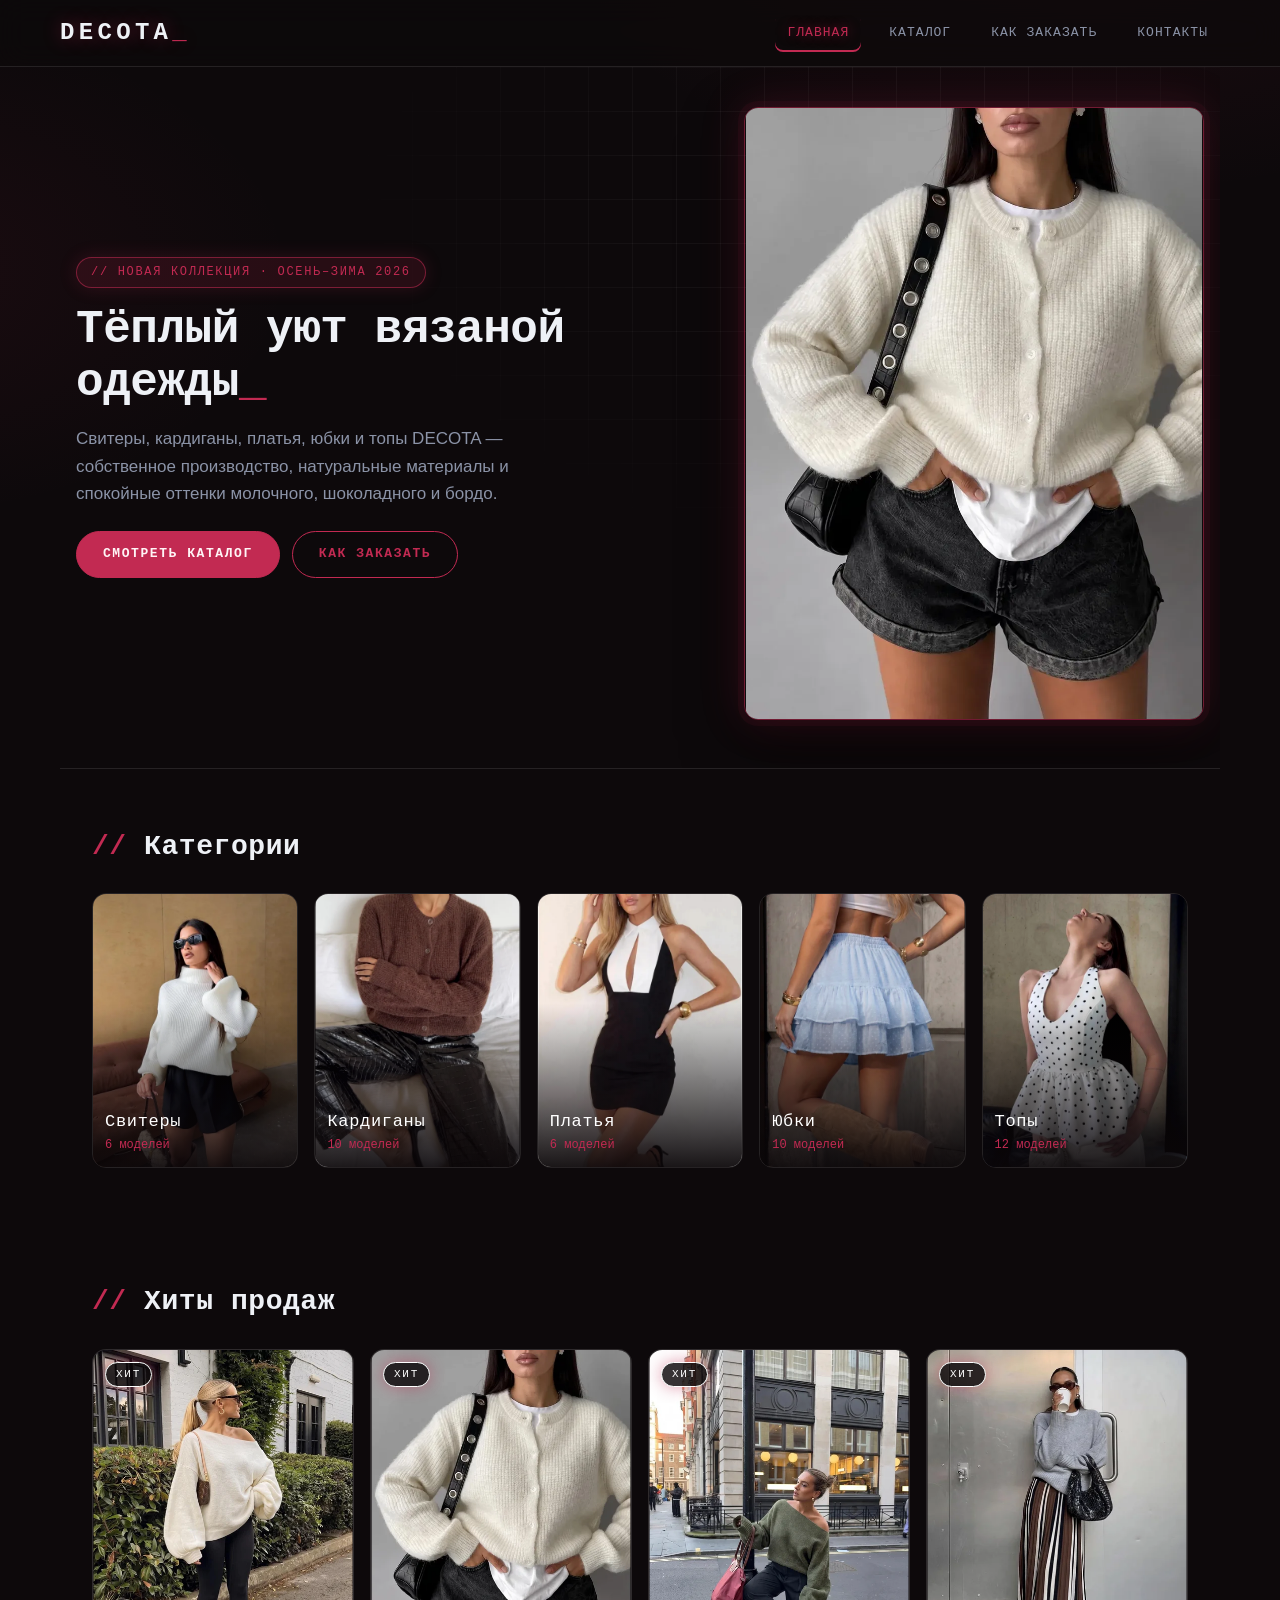
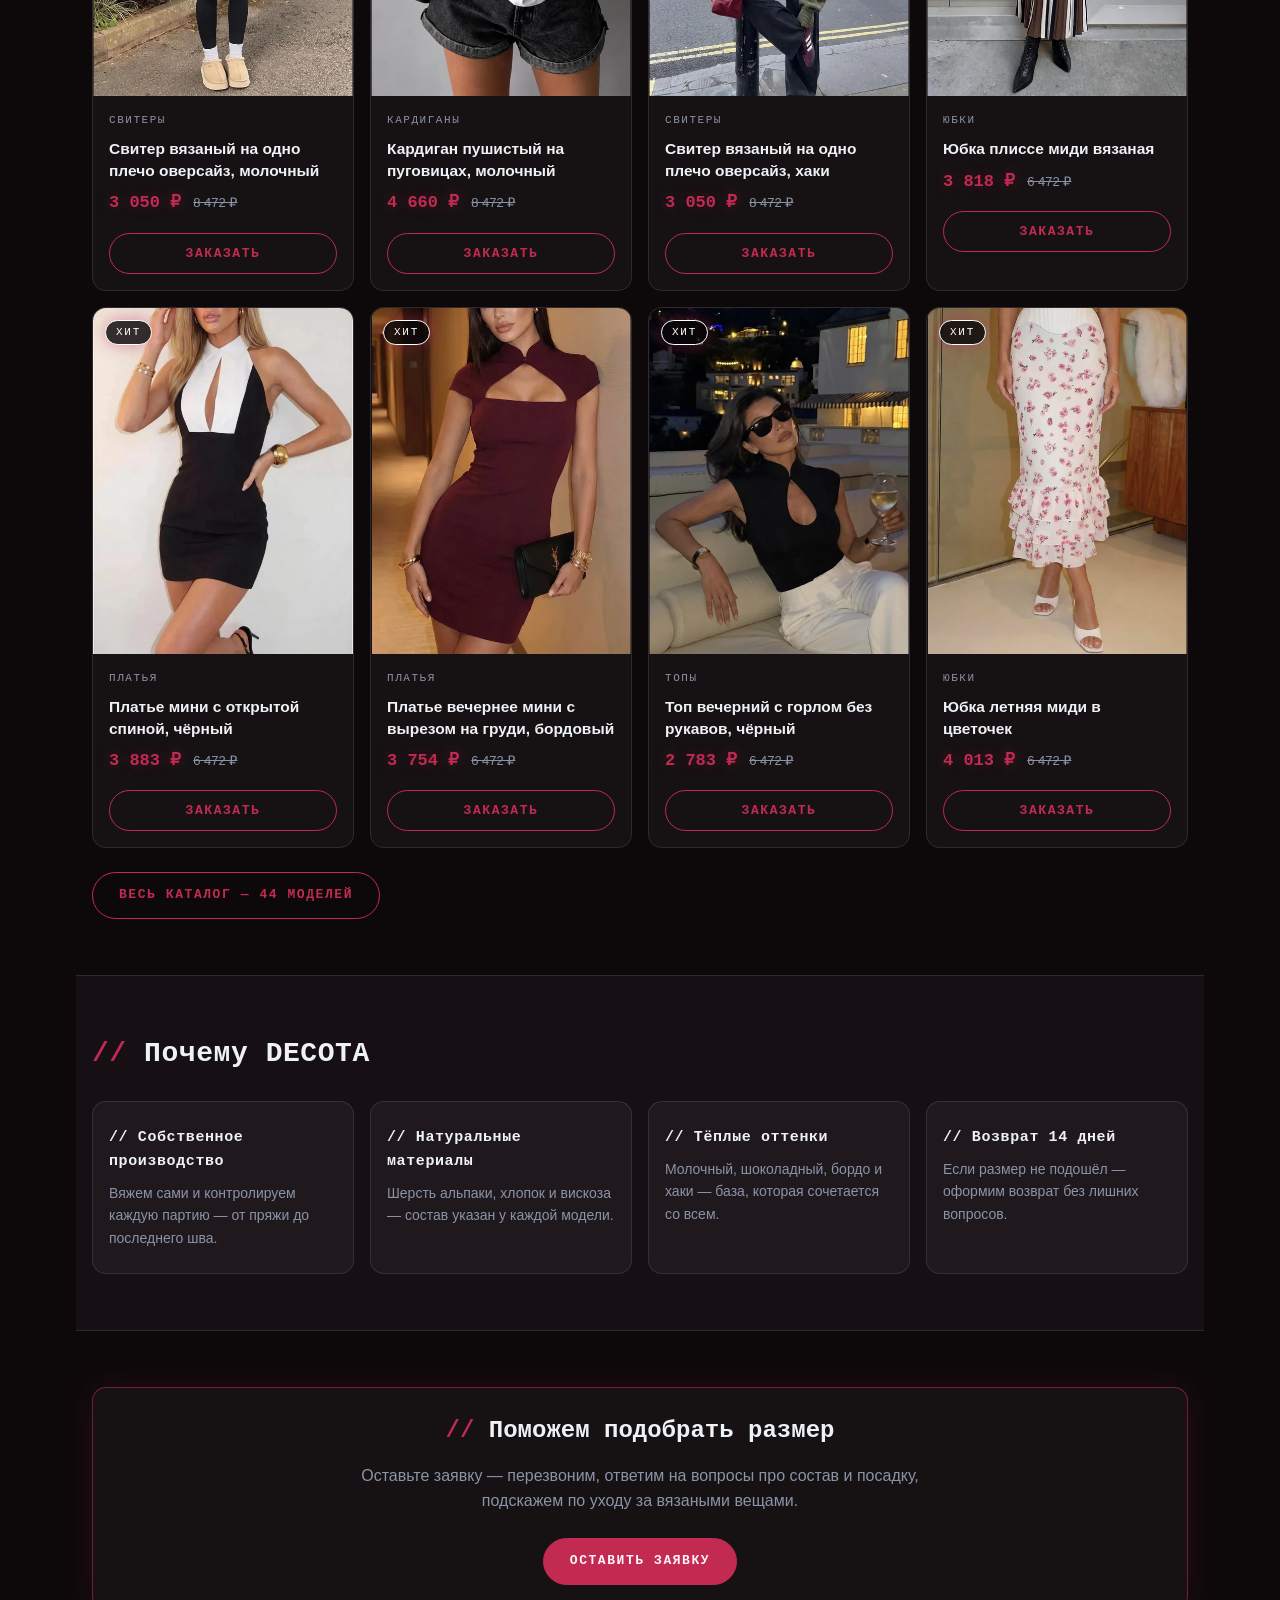
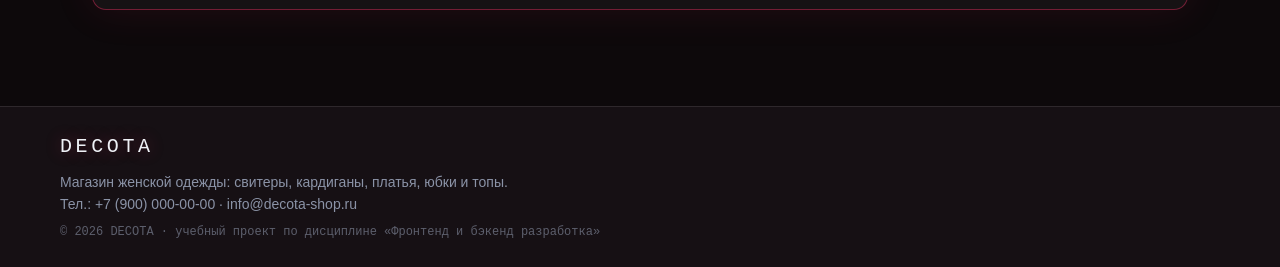
<file: index.html>
<!DOCTYPE html>
<html lang="ru">
<head>
  <meta charset="UTF-8">
  <meta name="viewport" content="width=device-width, initial-scale=1.0">
  <title>DECOTA — магазин женской одежды</title>
  <meta name="description" content="Свитеры, кардиганы, платья, юбки и топы DECOTA: собственное производство и натуральные материалы.">
  <link rel="stylesheet" href="css/style.css">
  <link rel="stylesheet" href="css/responsive.css">
</head>
<body class="page">
  <header class="site-header">
    <div class="container site-header__inner">
      <a class="site-header__logo" href="index.html">DECOTA<span class="site-header__logo-cursor">_</span></a>
      <nav class="site-nav">
        <ul class="site-nav__list"><li class="site-nav__item"><a class="site-nav__link site-nav__link--active" href="index.html">Главная</a></li><li class="site-nav__item"><a class="site-nav__link" href="catalog.html">Каталог</a></li><li class="site-nav__item"><a class="site-nav__link" href="order.html">Как заказать</a></li><li class="site-nav__item"><a class="site-nav__link" href="contacts.html">Контакты</a></li></ul>
      </nav>
    </div>
  </header>
  <main class="main">
<section class="hero">
  <div class="container hero__inner">
    <div class="hero__content">
      <p class="hero__tag">// новая коллекция · осень–зима 2026</p>
      <h1 class="hero__title">Тёплый уют вязаной одежды</h1>
      <p class="hero__text">Свитеры, кардиганы, платья, юбки и топы DECOTA — собственное производство,
      натуральные материалы и спокойные оттенки молочного, шоколадного и бордо.</p>
      <div class="hero__actions">
        <a class="btn" href="catalog.html">Смотреть каталог</a>
        <a class="btn btn--ghost" href="order.html">Как заказать</a>
      </div>
    </div>
    <picture>
  <source media="(min-width: 1200px)" srcset="images/hero-desktop.webp">
  <source media="(min-width: 768px)" srcset="images/hero-tablet.webp">
  <img class="hero__image" src="images/hero-mobile.webp" alt="Молочный пушистый кардиган DECOTA" width="516" height="688">
</picture>
  </div>
</section>
<section class="section" id="categories">
  <div class="container">
    <h2 class="section__title">Категории</h2>
    <div class="categories-grid"><a class="category-card" href="catalog.html">
  <img class="category-card__image" src="images/1287441187-516.webp" alt="Свитеры" width="516" height="688" loading="lazy">
  <span class="category-card__name">Свитеры</span>
  <span class="category-card__count">6 моделей</span>
</a><a class="category-card" href="catalog.html">
  <img class="category-card__image" src="images/1579501325-516.webp" alt="Кардиганы" width="516" height="688" loading="lazy">
  <span class="category-card__name">Кардиганы</span>
  <span class="category-card__count">10 моделей</span>
</a><a class="category-card" href="catalog.html">
  <img class="category-card__image" src="images/961773333-516.webp" alt="Платья" width="516" height="688" loading="lazy">
  <span class="category-card__name">Платья</span>
  <span class="category-card__count">6 моделей</span>
</a><a class="category-card" href="catalog.html">
  <img class="category-card__image" src="images/964490306-516.webp" alt="Юбки" width="516" height="688" loading="lazy">
  <span class="category-card__name">Юбки</span>
  <span class="category-card__count">10 моделей</span>
</a><a class="category-card" href="catalog.html">
  <img class="category-card__image" src="images/861537235-516.webp" alt="Топы" width="516" height="688" loading="lazy">
  <span class="category-card__name">Топы</span>
  <span class="category-card__count">12 моделей</span>
</a></div>
  </div>
</section>
<section class="section" id="popular">
  <div class="container">
    <h2 class="section__title">Хиты продаж</h2>
    <div class="products-grid"><article class="product-card" data-cat="Свитеры" data-price="3049.92" data-disc="1">
  <span class="product-card__badge">хит</span>
  <img src="images/1287420220-516.webp" srcset="images/1287420220-246.webp 246w, images/1287420220-516.webp 516w, images/1287420220-900.webp 900w" sizes="(max-width: 639px) 100vw, (max-width: 1023px) 50vw, 280px" alt="Свитер вязаный на одно плечо оверсайз, молочный" width="516" height="688" loading="lazy" class="product-card__image">
  <div class="product-card__body">
    <span class="product-card__category">Свитеры</span>
    <h3 class="product-card__title">Свитер вязаный на одно плечо оверсайз, молочный</h3>
    <p class="product-card__prices">
      <span class="product-card__price">3 050 ₽</span>
      <s class="product-card__old-price">8 472 ₽</s>
    </p>
    <button type="button" class="btn btn--ghost product-card__button js-order" data-product="Свитер вязаный на одно плечо оверсайз, молочный (арт. 1287420220)">Заказать</button>
  </div>
</article><article class="product-card" data-cat="Кардиганы" data-price="4659.6" data-disc="1">
  <span class="product-card__badge">хит</span>
  <img src="images/1579501326-516.webp" srcset="images/1579501326-246.webp 246w, images/1579501326-516.webp 516w, images/1579501326-900.webp 900w" sizes="(max-width: 639px) 100vw, (max-width: 1023px) 50vw, 280px" alt="Кардиган пушистый на пуговицах, молочный" width="516" height="688" loading="lazy" class="product-card__image">
  <div class="product-card__body">
    <span class="product-card__category">Кардиганы</span>
    <h3 class="product-card__title">Кардиган пушистый на пуговицах, молочный</h3>
    <p class="product-card__prices">
      <span class="product-card__price">4 660 ₽</span>
      <s class="product-card__old-price">8 472 ₽</s>
    </p>
    <button type="button" class="btn btn--ghost product-card__button js-order" data-product="Кардиган пушистый на пуговицах, молочный (арт. 1579501326)">Заказать</button>
  </div>
</article><article class="product-card" data-cat="Свитеры" data-price="3049.92" data-disc="1">
  <span class="product-card__badge">хит</span>
  <img src="images/1287429098-516.webp" alt="Свитер вязаный на одно плечо оверсайз, хаки" width="516" height="688" loading="lazy" class="product-card__image">
  <div class="product-card__body">
    <span class="product-card__category">Свитеры</span>
    <h3 class="product-card__title">Свитер вязаный на одно плечо оверсайз, хаки</h3>
    <p class="product-card__prices">
      <span class="product-card__price">3 050 ₽</span>
      <s class="product-card__old-price">8 472 ₽</s>
    </p>
    <button type="button" class="btn btn--ghost product-card__button js-order" data-product="Свитер вязаный на одно плечо оверсайз, хаки (арт. 1287429098)">Заказать</button>
  </div>
</article><article class="product-card" data-cat="Юбки" data-price="3818.48" data-disc="1">
  <span class="product-card__badge">хит</span>
  <img src="images/1464302628-516.webp" alt="Юбка плиссе миди вязаная" width="516" height="688" loading="lazy" class="product-card__image">
  <div class="product-card__body">
    <span class="product-card__category">Юбки</span>
    <h3 class="product-card__title">Юбка плиссе миди вязаная</h3>
    <p class="product-card__prices">
      <span class="product-card__price">3 818 ₽</span>
      <s class="product-card__old-price">6 472 ₽</s>
    </p>
    <button type="button" class="btn btn--ghost product-card__button js-order" data-product="Юбка плиссе миди вязаная (арт. 1464302628)">Заказать</button>
  </div>
</article><article class="product-card" data-cat="Платья" data-price="3883.2" data-disc="1">
  <span class="product-card__badge">хит</span>
  <img src="images/961773333-516.webp" alt="Платье мини с открытой спиной, чёрный" width="516" height="688" loading="lazy" class="product-card__image">
  <div class="product-card__body">
    <span class="product-card__category">Платья</span>
    <h3 class="product-card__title">Платье мини с открытой спиной, чёрный</h3>
    <p class="product-card__prices">
      <span class="product-card__price">3 883 ₽</span>
      <s class="product-card__old-price">6 472 ₽</s>
    </p>
    <button type="button" class="btn btn--ghost product-card__button js-order" data-product="Платье мини с открытой спиной, чёрный (арт. 961773333)">Заказать</button>
  </div>
</article><article class="product-card" data-cat="Платья" data-price="3753.76" data-disc="1">
  <span class="product-card__badge">хит</span>
  <img src="images/946409102-516.webp" alt="Платье вечернее мини с вырезом на груди, бордовый" width="516" height="688" loading="lazy" class="product-card__image">
  <div class="product-card__body">
    <span class="product-card__category">Платья</span>
    <h3 class="product-card__title">Платье вечернее мини с вырезом на груди, бордовый</h3>
    <p class="product-card__prices">
      <span class="product-card__price">3 754 ₽</span>
      <s class="product-card__old-price">6 472 ₽</s>
    </p>
    <button type="button" class="btn btn--ghost product-card__button js-order" data-product="Платье вечернее мини с вырезом на груди, бордовый (арт. 946409102)">Заказать</button>
  </div>
</article><article class="product-card" data-cat="Топы" data-price="2782.96" data-disc="1">
  <span class="product-card__badge">хит</span>
  <img src="images/853112875-516.webp" alt="Топ вечерний с горлом без рукавов, чёрный" width="516" height="688" loading="lazy" class="product-card__image">
  <div class="product-card__body">
    <span class="product-card__category">Топы</span>
    <h3 class="product-card__title">Топ вечерний с горлом без рукавов, чёрный</h3>
    <p class="product-card__prices">
      <span class="product-card__price">2 783 ₽</span>
      <s class="product-card__old-price">6 472 ₽</s>
    </p>
    <button type="button" class="btn btn--ghost product-card__button js-order" data-product="Топ вечерний с горлом без рукавов, чёрный (арт. 853112875)">Заказать</button>
  </div>
</article><article class="product-card" data-cat="Юбки" data-price="4012.64" data-disc="1">
  <span class="product-card__badge">хит</span>
  <img src="images/935676062-516.webp" alt="Юбка летняя миди в цветочек" width="516" height="688" loading="lazy" class="product-card__image">
  <div class="product-card__body">
    <span class="product-card__category">Юбки</span>
    <h3 class="product-card__title">Юбка летняя миди в цветочек</h3>
    <p class="product-card__prices">
      <span class="product-card__price">4 013 ₽</span>
      <s class="product-card__old-price">6 472 ₽</s>
    </p>
    <button type="button" class="btn btn--ghost product-card__button js-order" data-product="Юбка летняя миди в цветочек (арт. 935676062)">Заказать</button>
  </div>
</article></div>
    <p class="section__more"><a class="btn btn--ghost" href="catalog.html">Весь каталог — 44 моделей</a></p>
  </div>
</section>
<section class="section section--muted" id="advantages">
  <div class="container">
    <h2 class="section__title">Почему DECOTA</h2>
    <div class="advantages-grid">
      <div class="advantage"><h3 class="advantage__title">// Собственное производство</h3><p class="advantage__text">Вяжем сами и контролируем каждую партию — от пряжи до последнего шва.</p></div>
      <div class="advantage"><h3 class="advantage__title">// Натуральные материалы</h3><p class="advantage__text">Шерсть альпаки, хлопок и вискоза — состав указан у каждой модели.</p></div>
      <div class="advantage"><h3 class="advantage__title">// Тёплые оттенки</h3><p class="advantage__text">Молочный, шоколадный, бордо и хаки — база, которая сочетается со всем.</p></div>
      <div class="advantage"><h3 class="advantage__title">// Возврат 14 дней</h3><p class="advantage__text">Если размер не подошёл — оформим возврат без лишних вопросов.</p></div>
    </div>
  </div>
</section>
<section class="section" id="cta">
  <div class="container cta">
    <h2 class="cta__title">Поможем подобрать размер</h2>
    <p class="cta__text">Оставьте заявку — перезвоним, ответим на вопросы про состав и посадку, подскажем по уходу за вязаными вещами.</p>
    <a class="btn" href="order.html">Оставить заявку</a>
  </div>
</section>
  </main>
  <footer class="site-footer">
    <div class="container site-footer__inner">
      <p class="site-footer__logo">DECOTA</p>
      <p class="site-footer__note">Магазин женской одежды: свитеры, кардиганы, платья, юбки и топы.<br>
      Тел.: +7 (900) 000-00-00 · info@decota-shop.ru</p>
      <p class="site-footer__copy">© 2026 DECOTA · учебный проект по дисциплине «Фронтенд и бэкенд разработка»</p>
    </div>
  </footer>
  <button class="back-to-top" type="button" aria-label="Наверх">↑</button>
  <dialog class="order-dialog" id="order-dialog">
    <div class="order-dialog__inner">
      <h2 class="order-dialog__title">Быстрый заказ</h2>
      <p class="order-dialog__product" id="order-dialog-product"></p>
      <form class="order-dialog__form" id="order-dialog-form">
        <div class="order-form__group">
          <label class="order-form__label" for="dialog-name">Имя</label>
          <input class="order-form__input" id="dialog-name" name="name" type="text" required>
        </div>
        <div class="order-form__group">
          <label class="order-form__label" for="dialog-phone">Телефон</label>
          <input class="order-form__input" id="dialog-phone" name="phone" type="tel" required>
        </div>
        <button class="btn order-dialog__submit" type="submit">Отправить заявку</button>
        <p class="order-dialog__message" id="order-dialog-message" hidden>Спасибо! Мы перезвоним вам в течение дня.</p>
      </form>
      <button class="order-dialog__close" type="button" id="order-dialog-close" aria-label="Закрыть">✕</button>
    </div>
  </dialog>
  <script src="js/main.js"></script>
</body>
</html>
</file>
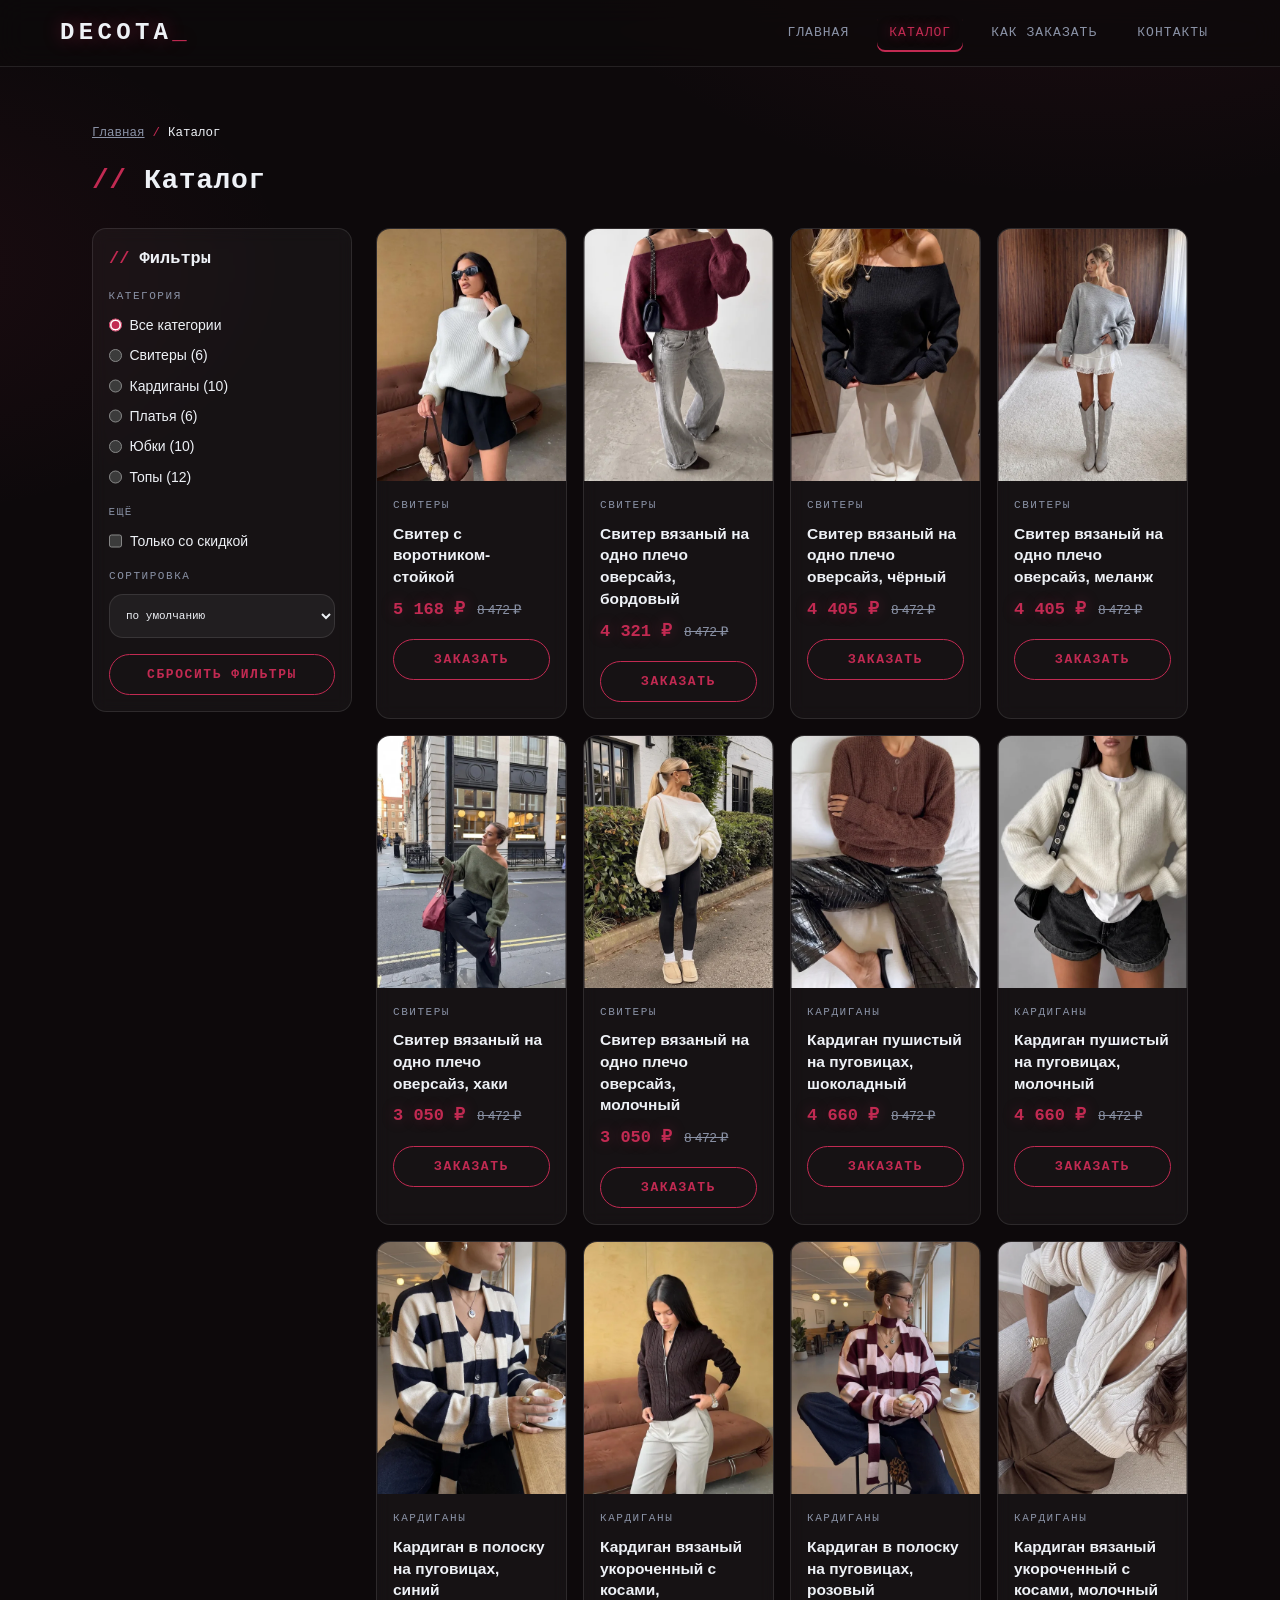
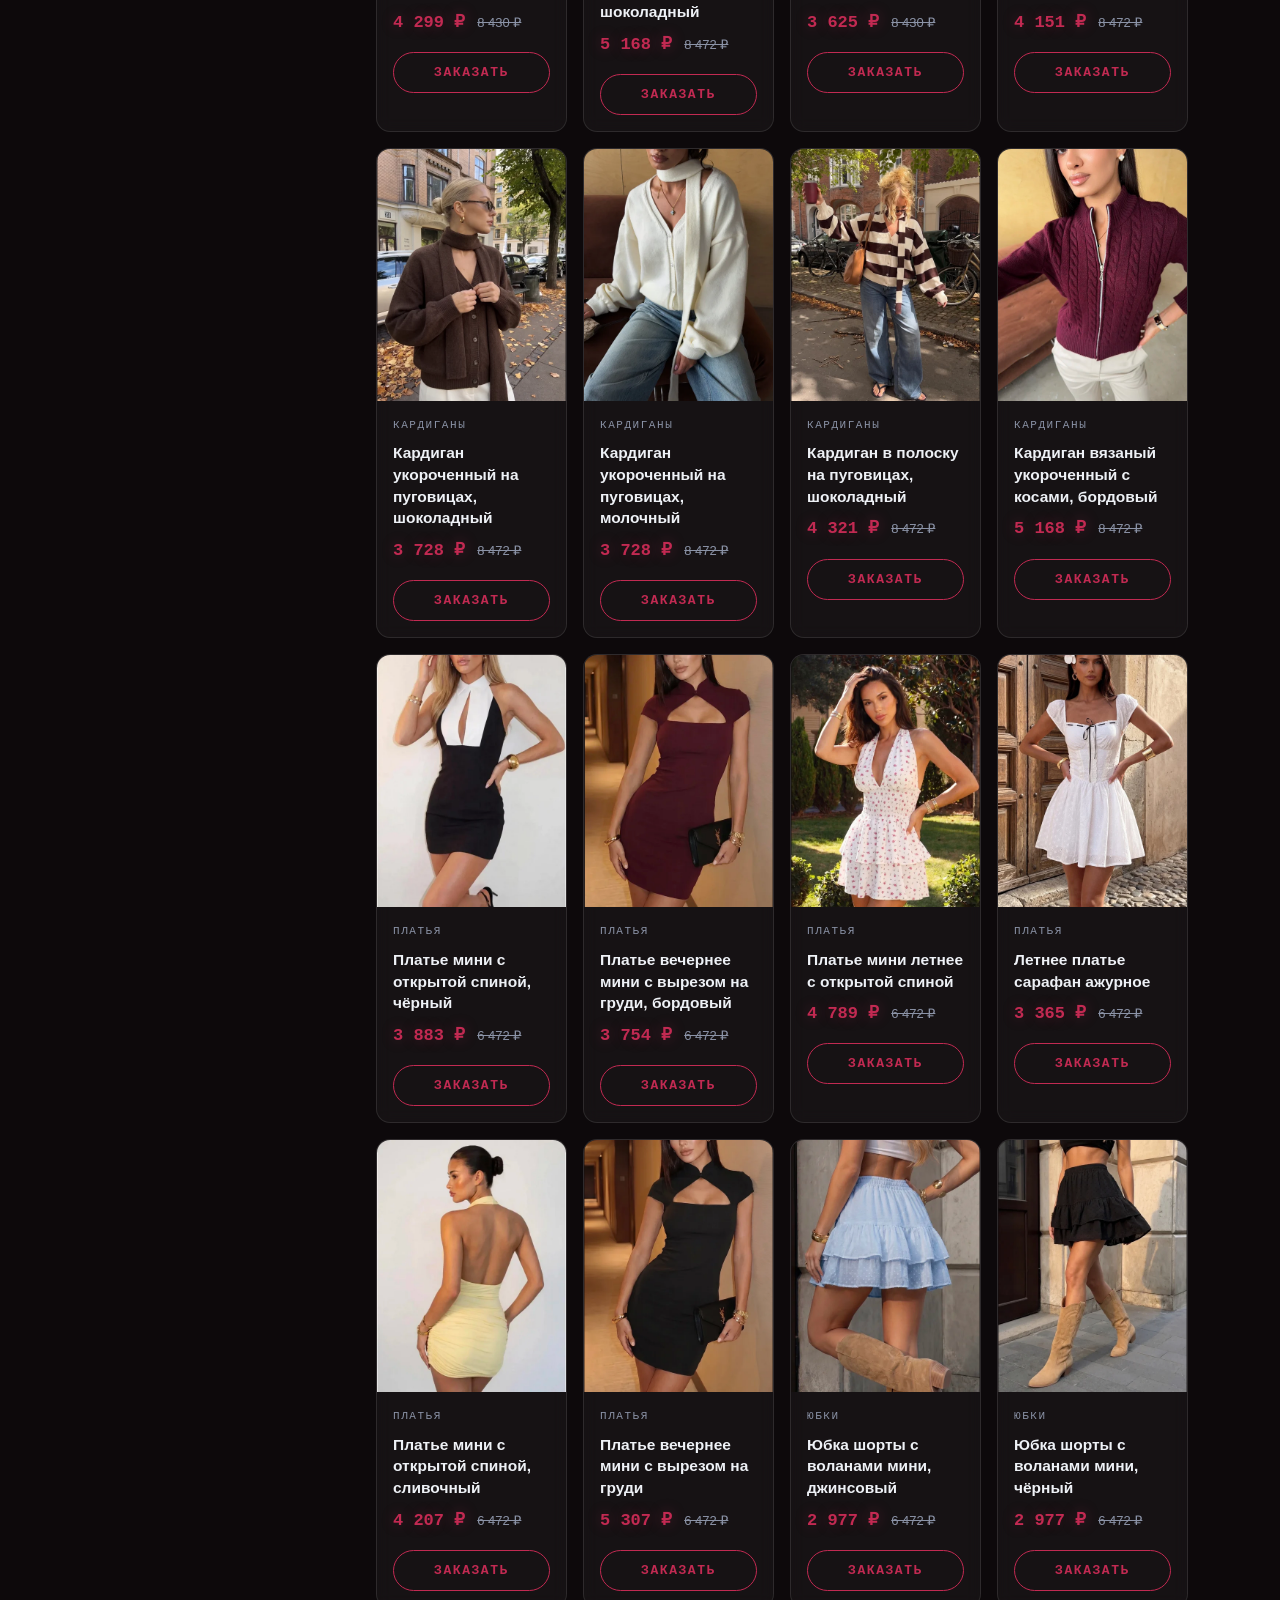
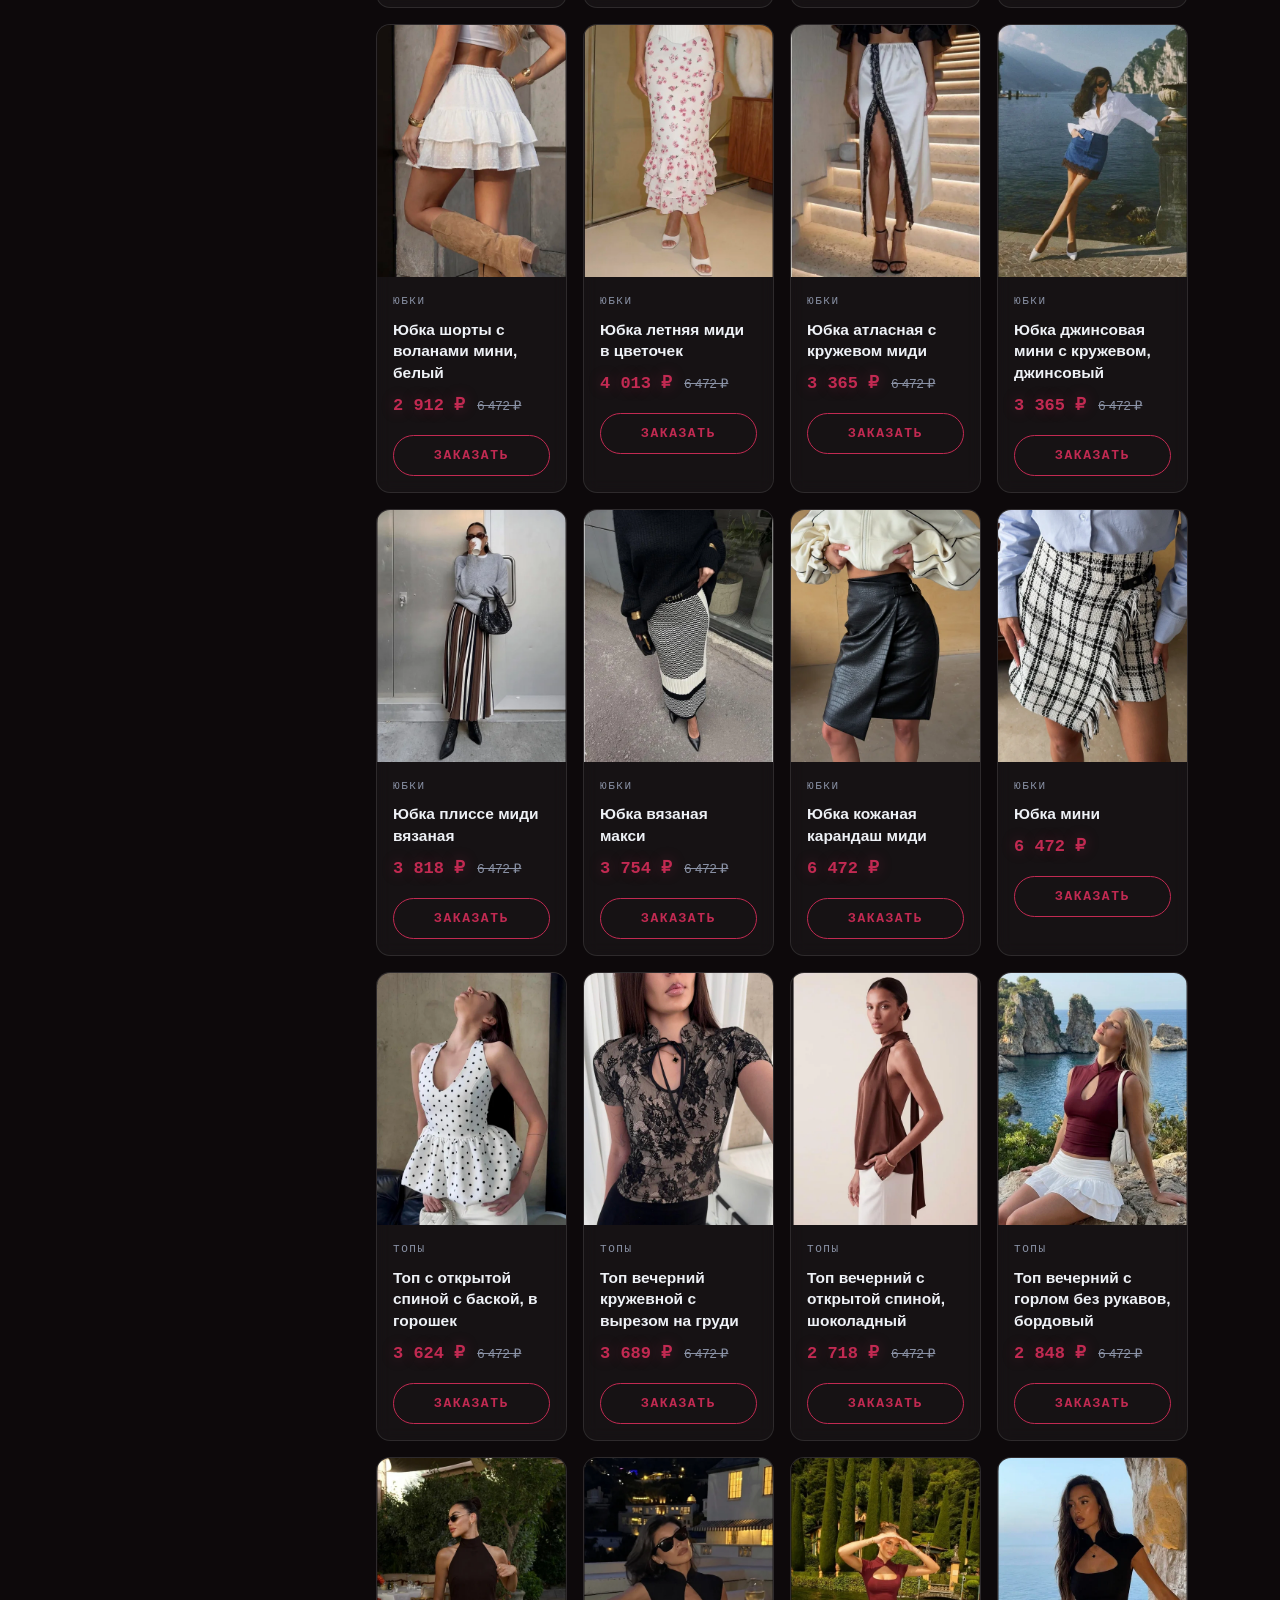
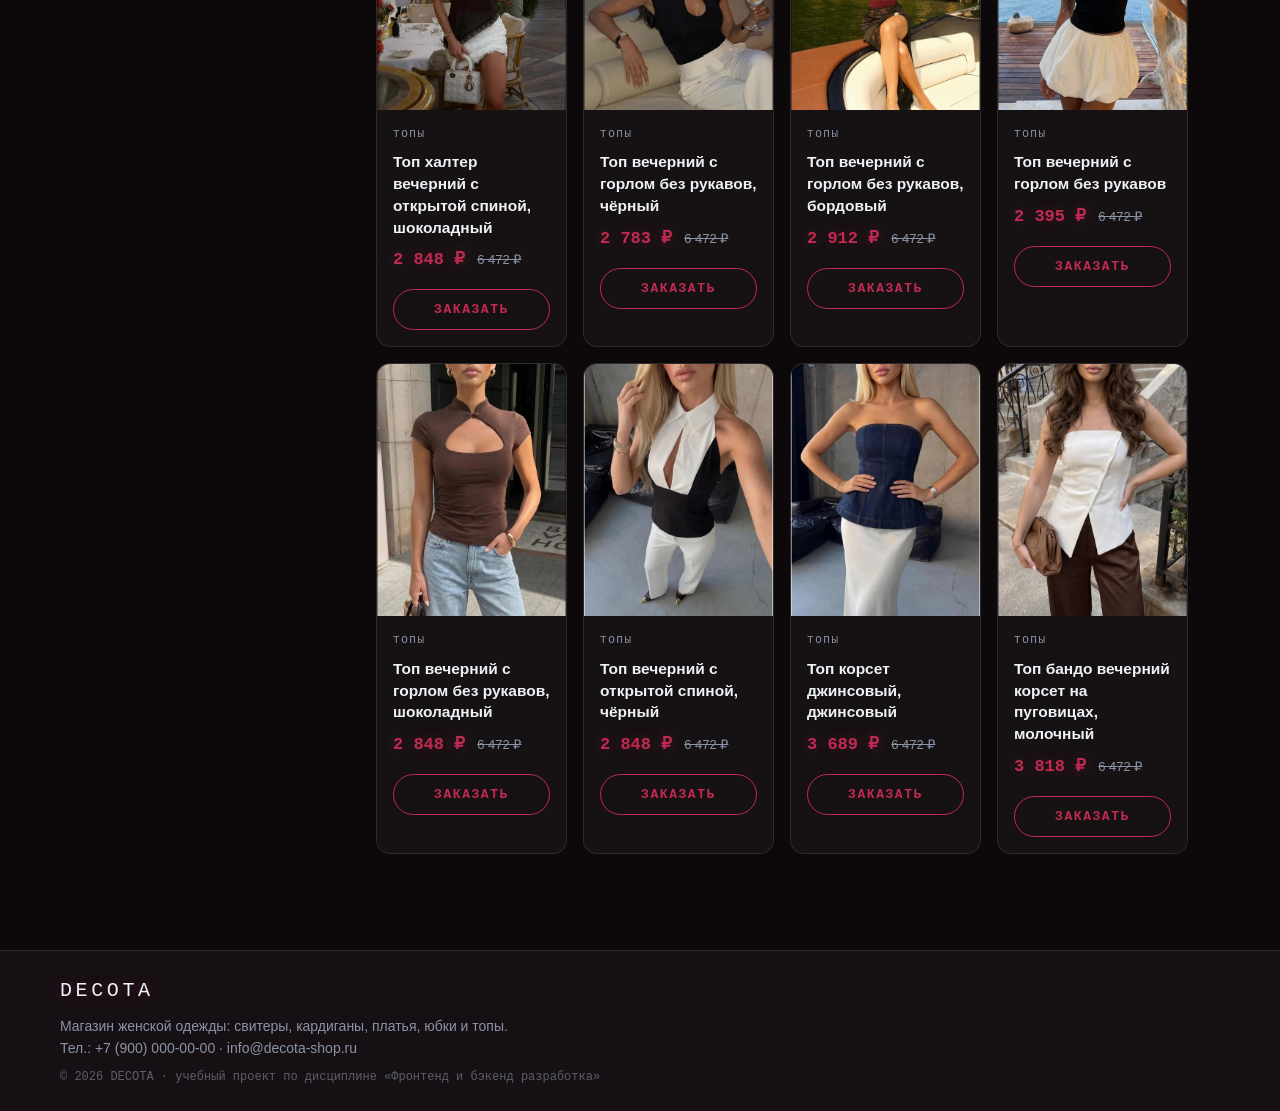
<file: catalog.html>
<!DOCTYPE html>
<html lang="ru">
<head>
  <meta charset="UTF-8">
  <meta name="viewport" content="width=device-width, initial-scale=1.0">
  <title>Каталог — DECOTA</title>
  <meta name="description" content="Каталог магазина DECOTA: 44 модели — свитеры, кардиганы, платья, юбки и топы.">
  <link rel="stylesheet" href="css/style.css">
  <link rel="stylesheet" href="css/responsive.css">
</head>
<body class="page">
  <header class="site-header">
    <div class="container site-header__inner">
      <a class="site-header__logo" href="index.html">DECOTA<span class="site-header__logo-cursor">_</span></a>
      <nav class="site-nav">
        <ul class="site-nav__list"><li class="site-nav__item"><a class="site-nav__link" href="index.html">Главная</a></li><li class="site-nav__item"><a class="site-nav__link site-nav__link--active" href="catalog.html">Каталог</a></li><li class="site-nav__item"><a class="site-nav__link" href="order.html">Как заказать</a></li><li class="site-nav__item"><a class="site-nav__link" href="contacts.html">Контакты</a></li></ul>
      </nav>
    </div>
  </header>
  <main class="main">
<section class="section">
  <div class="container">
    <nav class="breadcrumbs" aria-label="Хлебные крошки">
      <a class="breadcrumbs__link" href="index.html">Главная</a>
      <span class="breadcrumbs__separator">/</span>
      <span class="breadcrumbs__current">Каталог</span>
    </nav>
    <h1 class="section__title">Каталог</h1>
    <div class="catalog-layout">
      <aside class="catalog-filters">
        <h2 class="catalog-filters__title">Фильтры</h2>
        <fieldset class="catalog-filters__group">
          <legend class="catalog-filters__legend">Категория</legend>
          <label class="catalog-filters__option"><input type="radio" name="cat" value="all" checked> Все категории</label>
          <label class="catalog-filters__option"><input type="radio" name="cat" value="Свитеры"> Свитеры (6)</label><label class="catalog-filters__option"><input type="radio" name="cat" value="Кардиганы"> Кардиганы (10)</label><label class="catalog-filters__option"><input type="radio" name="cat" value="Платья"> Платья (6)</label><label class="catalog-filters__option"><input type="radio" name="cat" value="Юбки"> Юбки (10)</label><label class="catalog-filters__option"><input type="radio" name="cat" value="Топы"> Топы (12)</label>
        </fieldset>
        <fieldset class="catalog-filters__group">
          <legend class="catalog-filters__legend">Ещё</legend>
          <label class="catalog-filters__option"><input type="checkbox" id="only-sale"> Только со скидкой</label>
        </fieldset>
        <label class="catalog-filters__sort" for="sort">
          Сортировка
          <select class="order-form__select" id="sort">
            <option value="default">по умолчанию</option>
            <option value="asc">сначала дешевле</option>
            <option value="desc">сначала дороже</option>
          </select>
        </label>
        <button class="btn btn--ghost catalog-filters__reset" type="button" id="filters-reset">Сбросить фильтры</button>
      </aside>
      <section class="catalog-products" aria-label="Список товаров">
        <div class="products-grid catalog-grid" id="catalog-grid"><article class="product-card" data-cat="Свитеры" data-price="5167.92" data-disc="1">
  
  <img src="images/1287441187-516.webp" alt="Свитер с воротником-стойкой" width="516" height="688" loading="lazy" class="product-card__image">
  <div class="product-card__body">
    <span class="product-card__category">Свитеры</span>
    <h3 class="product-card__title">Свитер с воротником-стойкой</h3>
    <p class="product-card__prices">
      <span class="product-card__price">5 168 ₽</span>
      <s class="product-card__old-price">8 472 ₽</s>
    </p>
    <button type="button" class="btn btn--ghost product-card__button js-order" data-product="Свитер с воротником-стойкой (арт. 1287441187)">Заказать</button>
  </div>
</article><article class="product-card" data-cat="Свитеры" data-price="4320.72" data-disc="1">
  
  <img src="images/1287429101-516.webp" alt="Свитер вязаный на одно плечо оверсайз, бордовый" width="516" height="688" loading="lazy" class="product-card__image">
  <div class="product-card__body">
    <span class="product-card__category">Свитеры</span>
    <h3 class="product-card__title">Свитер вязаный на одно плечо оверсайз, бордовый</h3>
    <p class="product-card__prices">
      <span class="product-card__price">4 321 ₽</span>
      <s class="product-card__old-price">8 472 ₽</s>
    </p>
    <button type="button" class="btn btn--ghost product-card__button js-order" data-product="Свитер вязаный на одно плечо оверсайз, бордовый (арт. 1287429101)">Заказать</button>
  </div>
</article><article class="product-card" data-cat="Свитеры" data-price="4405.44" data-disc="1">
  
  <img src="images/1287429100-516.webp" alt="Свитер вязаный на одно плечо оверсайз, чёрный" width="516" height="688" loading="lazy" class="product-card__image">
  <div class="product-card__body">
    <span class="product-card__category">Свитеры</span>
    <h3 class="product-card__title">Свитер вязаный на одно плечо оверсайз, чёрный</h3>
    <p class="product-card__prices">
      <span class="product-card__price">4 405 ₽</span>
      <s class="product-card__old-price">8 472 ₽</s>
    </p>
    <button type="button" class="btn btn--ghost product-card__button js-order" data-product="Свитер вязаный на одно плечо оверсайз, чёрный (арт. 1287429100)">Заказать</button>
  </div>
</article><article class="product-card" data-cat="Свитеры" data-price="4405.44" data-disc="1">
  
  <img src="images/1287429099-516.webp" alt="Свитер вязаный на одно плечо оверсайз, меланж" width="516" height="688" loading="lazy" class="product-card__image">
  <div class="product-card__body">
    <span class="product-card__category">Свитеры</span>
    <h3 class="product-card__title">Свитер вязаный на одно плечо оверсайз, меланж</h3>
    <p class="product-card__prices">
      <span class="product-card__price">4 405 ₽</span>
      <s class="product-card__old-price">8 472 ₽</s>
    </p>
    <button type="button" class="btn btn--ghost product-card__button js-order" data-product="Свитер вязаный на одно плечо оверсайз, меланж (арт. 1287429099)">Заказать</button>
  </div>
</article><article class="product-card" data-cat="Свитеры" data-price="3049.92" data-disc="1">
  
  <img src="images/1287429098-516.webp" alt="Свитер вязаный на одно плечо оверсайз, хаки" width="516" height="688" loading="lazy" class="product-card__image">
  <div class="product-card__body">
    <span class="product-card__category">Свитеры</span>
    <h3 class="product-card__title">Свитер вязаный на одно плечо оверсайз, хаки</h3>
    <p class="product-card__prices">
      <span class="product-card__price">3 050 ₽</span>
      <s class="product-card__old-price">8 472 ₽</s>
    </p>
    <button type="button" class="btn btn--ghost product-card__button js-order" data-product="Свитер вязаный на одно плечо оверсайз, хаки (арт. 1287429098)">Заказать</button>
  </div>
</article><article class="product-card" data-cat="Свитеры" data-price="3049.92" data-disc="1">
  
  <img src="images/1287420220-516.webp" srcset="images/1287420220-246.webp 246w, images/1287420220-516.webp 516w, images/1287420220-900.webp 900w" sizes="(max-width: 639px) 100vw, (max-width: 1023px) 50vw, 280px" alt="Свитер вязаный на одно плечо оверсайз, молочный" width="516" height="688" loading="lazy" class="product-card__image">
  <div class="product-card__body">
    <span class="product-card__category">Свитеры</span>
    <h3 class="product-card__title">Свитер вязаный на одно плечо оверсайз, молочный</h3>
    <p class="product-card__prices">
      <span class="product-card__price">3 050 ₽</span>
      <s class="product-card__old-price">8 472 ₽</s>
    </p>
    <button type="button" class="btn btn--ghost product-card__button js-order" data-product="Свитер вязаный на одно плечо оверсайз, молочный (арт. 1287420220)">Заказать</button>
  </div>
</article><article class="product-card" data-cat="Кардиганы" data-price="4659.6" data-disc="1">
  
  <img src="images/1579501325-516.webp" srcset="images/1579501325-246.webp 246w, images/1579501325-516.webp 516w, images/1579501325-900.webp 900w" sizes="(max-width: 639px) 100vw, (max-width: 1023px) 50vw, 280px" alt="Кардиган пушистый на пуговицах, шоколадный" width="516" height="688" loading="lazy" class="product-card__image">
  <div class="product-card__body">
    <span class="product-card__category">Кардиганы</span>
    <h3 class="product-card__title">Кардиган пушистый на пуговицах, шоколадный</h3>
    <p class="product-card__prices">
      <span class="product-card__price">4 660 ₽</span>
      <s class="product-card__old-price">8 472 ₽</s>
    </p>
    <button type="button" class="btn btn--ghost product-card__button js-order" data-product="Кардиган пушистый на пуговицах, шоколадный (арт. 1579501325)">Заказать</button>
  </div>
</article><article class="product-card" data-cat="Кардиганы" data-price="4659.6" data-disc="1">
  
  <img src="images/1579501326-516.webp" srcset="images/1579501326-246.webp 246w, images/1579501326-516.webp 516w, images/1579501326-900.webp 900w" sizes="(max-width: 639px) 100vw, (max-width: 1023px) 50vw, 280px" alt="Кардиган пушистый на пуговицах, молочный" width="516" height="688" loading="lazy" class="product-card__image">
  <div class="product-card__body">
    <span class="product-card__category">Кардиганы</span>
    <h3 class="product-card__title">Кардиган пушистый на пуговицах, молочный</h3>
    <p class="product-card__prices">
      <span class="product-card__price">4 660 ₽</span>
      <s class="product-card__old-price">8 472 ₽</s>
    </p>
    <button type="button" class="btn btn--ghost product-card__button js-order" data-product="Кардиган пушистый на пуговицах, молочный (арт. 1579501326)">Заказать</button>
  </div>
</article><article class="product-card" data-cat="Кардиганы" data-price="4299.3" data-disc="1">
  
  <img src="images/1995212557-516.webp" srcset="images/1995212557-246.webp 246w, images/1995212557-516.webp 516w, images/1995212557-900.webp 900w" sizes="(max-width: 639px) 100vw, (max-width: 1023px) 50vw, 280px" alt="Кардиган в полоску на пуговицах, синий" width="516" height="688" loading="lazy" class="product-card__image">
  <div class="product-card__body">
    <span class="product-card__category">Кардиганы</span>
    <h3 class="product-card__title">Кардиган в полоску на пуговицах, синий</h3>
    <p class="product-card__prices">
      <span class="product-card__price">4 299 ₽</span>
      <s class="product-card__old-price">8 430 ₽</s>
    </p>
    <button type="button" class="btn btn--ghost product-card__button js-order" data-product="Кардиган в полоску на пуговицах, синий (арт. 1995212557)">Заказать</button>
  </div>
</article><article class="product-card" data-cat="Кардиганы" data-price="5167.92" data-disc="1">
  
  <img src="images/1293928861-516.webp" alt="Кардиган вязаный укороченный с косами, шоколадный" width="516" height="688" loading="lazy" class="product-card__image">
  <div class="product-card__body">
    <span class="product-card__category">Кардиганы</span>
    <h3 class="product-card__title">Кардиган вязаный укороченный с косами, шоколадный</h3>
    <p class="product-card__prices">
      <span class="product-card__price">5 168 ₽</span>
      <s class="product-card__old-price">8 472 ₽</s>
    </p>
    <button type="button" class="btn btn--ghost product-card__button js-order" data-product="Кардиган вязаный укороченный с косами, шоколадный (арт. 1293928861)">Заказать</button>
  </div>
</article><article class="product-card" data-cat="Кардиганы" data-price="3624.9" data-disc="1">
  
  <img src="images/1298053918-516.webp" alt="Кардиган в полоску на пуговицах, розовый" width="516" height="688" loading="lazy" class="product-card__image">
  <div class="product-card__body">
    <span class="product-card__category">Кардиганы</span>
    <h3 class="product-card__title">Кардиган в полоску на пуговицах, розовый</h3>
    <p class="product-card__prices">
      <span class="product-card__price">3 625 ₽</span>
      <s class="product-card__old-price">8 430 ₽</s>
    </p>
    <button type="button" class="btn btn--ghost product-card__button js-order" data-product="Кардиган в полоску на пуговицах, розовый (арт. 1298053918)">Заказать</button>
  </div>
</article><article class="product-card" data-cat="Кардиганы" data-price="4151.28" data-disc="1">
  
  <img src="images/1293928859-516.webp" alt="Кардиган вязаный укороченный с косами, молочный" width="516" height="688" loading="lazy" class="product-card__image">
  <div class="product-card__body">
    <span class="product-card__category">Кардиганы</span>
    <h3 class="product-card__title">Кардиган вязаный укороченный с косами, молочный</h3>
    <p class="product-card__prices">
      <span class="product-card__price">4 151 ₽</span>
      <s class="product-card__old-price">8 472 ₽</s>
    </p>
    <button type="button" class="btn btn--ghost product-card__button js-order" data-product="Кардиган вязаный укороченный с косами, молочный (арт. 1293928859)">Заказать</button>
  </div>
</article><article class="product-card" data-cat="Кардиганы" data-price="3727.68" data-disc="1">
  
  <img src="images/2003727422-516.webp" alt="Кардиган укороченный на пуговицах, шоколадный" width="516" height="688" loading="lazy" class="product-card__image">
  <div class="product-card__body">
    <span class="product-card__category">Кардиганы</span>
    <h3 class="product-card__title">Кардиган укороченный на пуговицах, шоколадный</h3>
    <p class="product-card__prices">
      <span class="product-card__price">3 728 ₽</span>
      <s class="product-card__old-price">8 472 ₽</s>
    </p>
    <button type="button" class="btn btn--ghost product-card__button js-order" data-product="Кардиган укороченный на пуговицах, шоколадный (арт. 2003727422)">Заказать</button>
  </div>
</article><article class="product-card" data-cat="Кардиганы" data-price="3727.68" data-disc="1">
  
  <img src="images/1298053920-516.webp" alt="Кардиган укороченный на пуговицах, молочный" width="516" height="688" loading="lazy" class="product-card__image">
  <div class="product-card__body">
    <span class="product-card__category">Кардиганы</span>
    <h3 class="product-card__title">Кардиган укороченный на пуговицах, молочный</h3>
    <p class="product-card__prices">
      <span class="product-card__price">3 728 ₽</span>
      <s class="product-card__old-price">8 472 ₽</s>
    </p>
    <button type="button" class="btn btn--ghost product-card__button js-order" data-product="Кардиган укороченный на пуговицах, молочный (арт. 1298053920)">Заказать</button>
  </div>
</article><article class="product-card" data-cat="Кардиганы" data-price="4320.72" data-disc="1">
  
  <img src="images/1298053919-516.webp" alt="Кардиган в полоску на пуговицах, шоколадный" width="516" height="688" loading="lazy" class="product-card__image">
  <div class="product-card__body">
    <span class="product-card__category">Кардиганы</span>
    <h3 class="product-card__title">Кардиган в полоску на пуговицах, шоколадный</h3>
    <p class="product-card__prices">
      <span class="product-card__price">4 321 ₽</span>
      <s class="product-card__old-price">8 472 ₽</s>
    </p>
    <button type="button" class="btn btn--ghost product-card__button js-order" data-product="Кардиган в полоску на пуговицах, шоколадный (арт. 1298053919)">Заказать</button>
  </div>
</article><article class="product-card" data-cat="Кардиганы" data-price="5167.92" data-disc="1">
  
  <img src="images/1293928860-516.webp" alt="Кардиган вязаный укороченный с косами, бордовый" width="516" height="688" loading="lazy" class="product-card__image">
  <div class="product-card__body">
    <span class="product-card__category">Кардиганы</span>
    <h3 class="product-card__title">Кардиган вязаный укороченный с косами, бордовый</h3>
    <p class="product-card__prices">
      <span class="product-card__price">5 168 ₽</span>
      <s class="product-card__old-price">8 472 ₽</s>
    </p>
    <button type="button" class="btn btn--ghost product-card__button js-order" data-product="Кардиган вязаный укороченный с косами, бордовый (арт. 1293928860)">Заказать</button>
  </div>
</article><article class="product-card" data-cat="Платья" data-price="3883.2" data-disc="1">
  
  <img src="images/961773333-516.webp" alt="Платье мини с открытой спиной, чёрный" width="516" height="688" loading="lazy" class="product-card__image">
  <div class="product-card__body">
    <span class="product-card__category">Платья</span>
    <h3 class="product-card__title">Платье мини с открытой спиной, чёрный</h3>
    <p class="product-card__prices">
      <span class="product-card__price">3 883 ₽</span>
      <s class="product-card__old-price">6 472 ₽</s>
    </p>
    <button type="button" class="btn btn--ghost product-card__button js-order" data-product="Платье мини с открытой спиной, чёрный (арт. 961773333)">Заказать</button>
  </div>
</article><article class="product-card" data-cat="Платья" data-price="3753.76" data-disc="1">
  
  <img src="images/946409102-516.webp" alt="Платье вечернее мини с вырезом на груди, бордовый" width="516" height="688" loading="lazy" class="product-card__image">
  <div class="product-card__body">
    <span class="product-card__category">Платья</span>
    <h3 class="product-card__title">Платье вечернее мини с вырезом на груди, бордовый</h3>
    <p class="product-card__prices">
      <span class="product-card__price">3 754 ₽</span>
      <s class="product-card__old-price">6 472 ₽</s>
    </p>
    <button type="button" class="btn btn--ghost product-card__button js-order" data-product="Платье вечернее мини с вырезом на груди, бордовый (арт. 946409102)">Заказать</button>
  </div>
</article><article class="product-card" data-cat="Платья" data-price="4789.28" data-disc="1">
  
  <img src="images/861485086-516.webp" alt="Платье мини летнее с открытой спиной" width="516" height="688" loading="lazy" class="product-card__image">
  <div class="product-card__body">
    <span class="product-card__category">Платья</span>
    <h3 class="product-card__title">Платье мини летнее с открытой спиной</h3>
    <p class="product-card__prices">
      <span class="product-card__price">4 789 ₽</span>
      <s class="product-card__old-price">6 472 ₽</s>
    </p>
    <button type="button" class="btn btn--ghost product-card__button js-order" data-product="Платье мини летнее с открытой спиной (арт. 861485086)">Заказать</button>
  </div>
</article><article class="product-card" data-cat="Платья" data-price="3365.44" data-disc="1">
  
  <img src="images/861485085-516.webp" alt="Летнее платье сарафан ажурное" width="516" height="688" loading="lazy" class="product-card__image">
  <div class="product-card__body">
    <span class="product-card__category">Платья</span>
    <h3 class="product-card__title">Летнее платье сарафан ажурное</h3>
    <p class="product-card__prices">
      <span class="product-card__price">3 365 ₽</span>
      <s class="product-card__old-price">6 472 ₽</s>
    </p>
    <button type="button" class="btn btn--ghost product-card__button js-order" data-product="Летнее платье сарафан ажурное (арт. 861485085)">Заказать</button>
  </div>
</article><article class="product-card" data-cat="Платья" data-price="4206.8" data-disc="1">
  
  <img src="images/891011582-516.webp" alt="Платье мини с открытой спиной, сливочный" width="516" height="688" loading="lazy" class="product-card__image">
  <div class="product-card__body">
    <span class="product-card__category">Платья</span>
    <h3 class="product-card__title">Платье мини с открытой спиной, сливочный</h3>
    <p class="product-card__prices">
      <span class="product-card__price">4 207 ₽</span>
      <s class="product-card__old-price">6 472 ₽</s>
    </p>
    <button type="button" class="btn btn--ghost product-card__button js-order" data-product="Платье мини с открытой спиной, сливочный (арт. 891011582)">Заказать</button>
  </div>
</article><article class="product-card" data-cat="Платья" data-price="5307.04" data-disc="1">
  
  <img src="images/891011583-516.webp" alt="Платье вечернее мини с вырезом на груди" width="516" height="688" loading="lazy" class="product-card__image">
  <div class="product-card__body">
    <span class="product-card__category">Платья</span>
    <h3 class="product-card__title">Платье вечернее мини с вырезом на груди</h3>
    <p class="product-card__prices">
      <span class="product-card__price">5 307 ₽</span>
      <s class="product-card__old-price">6 472 ₽</s>
    </p>
    <button type="button" class="btn btn--ghost product-card__button js-order" data-product="Платье вечернее мини с вырезом на груди (арт. 891011583)">Заказать</button>
  </div>
</article><article class="product-card" data-cat="Юбки" data-price="2977.12" data-disc="1">
  
  <img src="images/964490306-516.webp" alt="Юбка шорты с воланами мини, джинсовый" width="516" height="688" loading="lazy" class="product-card__image">
  <div class="product-card__body">
    <span class="product-card__category">Юбки</span>
    <h3 class="product-card__title">Юбка шорты с воланами мини, джинсовый</h3>
    <p class="product-card__prices">
      <span class="product-card__price">2 977 ₽</span>
      <s class="product-card__old-price">6 472 ₽</s>
    </p>
    <button type="button" class="btn btn--ghost product-card__button js-order" data-product="Юбка шорты с воланами мини, джинсовый (арт. 964490306)">Заказать</button>
  </div>
</article><article class="product-card" data-cat="Юбки" data-price="2977.12" data-disc="1">
  
  <img src="images/961801057-516.webp" alt="Юбка шорты с воланами мини, чёрный" width="516" height="688" loading="lazy" class="product-card__image">
  <div class="product-card__body">
    <span class="product-card__category">Юбки</span>
    <h3 class="product-card__title">Юбка шорты с воланами мини, чёрный</h3>
    <p class="product-card__prices">
      <span class="product-card__price">2 977 ₽</span>
      <s class="product-card__old-price">6 472 ₽</s>
    </p>
    <button type="button" class="btn btn--ghost product-card__button js-order" data-product="Юбка шорты с воланами мини, чёрный (арт. 961801057)">Заказать</button>
  </div>
</article><article class="product-card" data-cat="Юбки" data-price="2912.4" data-disc="1">
  
  <img src="images/961801056-516.webp" alt="Юбка шорты с воланами мини, белый" width="516" height="688" loading="lazy" class="product-card__image">
  <div class="product-card__body">
    <span class="product-card__category">Юбки</span>
    <h3 class="product-card__title">Юбка шорты с воланами мини, белый</h3>
    <p class="product-card__prices">
      <span class="product-card__price">2 912 ₽</span>
      <s class="product-card__old-price">6 472 ₽</s>
    </p>
    <button type="button" class="btn btn--ghost product-card__button js-order" data-product="Юбка шорты с воланами мини, белый (арт. 961801056)">Заказать</button>
  </div>
</article><article class="product-card" data-cat="Юбки" data-price="4012.64" data-disc="1">
  
  <img src="images/935676062-516.webp" alt="Юбка летняя миди в цветочек" width="516" height="688" loading="lazy" class="product-card__image">
  <div class="product-card__body">
    <span class="product-card__category">Юбки</span>
    <h3 class="product-card__title">Юбка летняя миди в цветочек</h3>
    <p class="product-card__prices">
      <span class="product-card__price">4 013 ₽</span>
      <s class="product-card__old-price">6 472 ₽</s>
    </p>
    <button type="button" class="btn btn--ghost product-card__button js-order" data-product="Юбка летняя миди в цветочек (арт. 935676062)">Заказать</button>
  </div>
</article><article class="product-card" data-cat="Юбки" data-price="3365.44" data-disc="1">
  
  <img src="images/964497659-516.webp" alt="Юбка атласная с кружевом миди" width="516" height="688" loading="lazy" class="product-card__image">
  <div class="product-card__body">
    <span class="product-card__category">Юбки</span>
    <h3 class="product-card__title">Юбка атласная с кружевом миди</h3>
    <p class="product-card__prices">
      <span class="product-card__price">3 365 ₽</span>
      <s class="product-card__old-price">6 472 ₽</s>
    </p>
    <button type="button" class="btn btn--ghost product-card__button js-order" data-product="Юбка атласная с кружевом миди (арт. 964497659)">Заказать</button>
  </div>
</article><article class="product-card" data-cat="Юбки" data-price="3365.44" data-disc="1">
  
  <img src="images/1044902204-516.webp" alt="Юбка джинсовая мини с кружевом, джинсовый" width="516" height="688" loading="lazy" class="product-card__image">
  <div class="product-card__body">
    <span class="product-card__category">Юбки</span>
    <h3 class="product-card__title">Юбка джинсовая мини с кружевом, джинсовый</h3>
    <p class="product-card__prices">
      <span class="product-card__price">3 365 ₽</span>
      <s class="product-card__old-price">6 472 ₽</s>
    </p>
    <button type="button" class="btn btn--ghost product-card__button js-order" data-product="Юбка джинсовая мини с кружевом, джинсовый (арт. 1044902204)">Заказать</button>
  </div>
</article><article class="product-card" data-cat="Юбки" data-price="3818.48" data-disc="1">
  
  <img src="images/1464302628-516.webp" alt="Юбка плиссе миди вязаная" width="516" height="688" loading="lazy" class="product-card__image">
  <div class="product-card__body">
    <span class="product-card__category">Юбки</span>
    <h3 class="product-card__title">Юбка плиссе миди вязаная</h3>
    <p class="product-card__prices">
      <span class="product-card__price">3 818 ₽</span>
      <s class="product-card__old-price">6 472 ₽</s>
    </p>
    <button type="button" class="btn btn--ghost product-card__button js-order" data-product="Юбка плиссе миди вязаная (арт. 1464302628)">Заказать</button>
  </div>
</article><article class="product-card" data-cat="Юбки" data-price="3753.76" data-disc="1">
  
  <img src="images/1293836094-516.webp" alt="Юбка вязаная макси" width="516" height="688" loading="lazy" class="product-card__image">
  <div class="product-card__body">
    <span class="product-card__category">Юбки</span>
    <h3 class="product-card__title">Юбка вязаная макси</h3>
    <p class="product-card__prices">
      <span class="product-card__price">3 754 ₽</span>
      <s class="product-card__old-price">6 472 ₽</s>
    </p>
    <button type="button" class="btn btn--ghost product-card__button js-order" data-product="Юбка вязаная макси (арт. 1293836094)">Заказать</button>
  </div>
</article><article class="product-card" data-cat="Юбки" data-price="6472" data-disc="0">
  
  <img src="images/1298111499-516.webp" alt="Юбка кожаная карандаш миди" width="516" height="688" loading="lazy" class="product-card__image">
  <div class="product-card__body">
    <span class="product-card__category">Юбки</span>
    <h3 class="product-card__title">Юбка кожаная карандаш миди</h3>
    <p class="product-card__prices">
      <span class="product-card__price">6 472 ₽</span>
      
    </p>
    <button type="button" class="btn btn--ghost product-card__button js-order" data-product="Юбка кожаная карандаш миди (арт. 1298111499)">Заказать</button>
  </div>
</article><article class="product-card" data-cat="Юбки" data-price="6472" data-disc="0">
  
  <img src="images/1307601387-516.webp" alt="Юбка мини" width="516" height="688" loading="lazy" class="product-card__image">
  <div class="product-card__body">
    <span class="product-card__category">Юбки</span>
    <h3 class="product-card__title">Юбка мини</h3>
    <p class="product-card__prices">
      <span class="product-card__price">6 472 ₽</span>
      
    </p>
    <button type="button" class="btn btn--ghost product-card__button js-order" data-product="Юбка мини (арт. 1307601387)">Заказать</button>
  </div>
</article><article class="product-card" data-cat="Топы" data-price="3624.32" data-disc="1">
  
  <img src="images/861537235-516.webp" alt="Топ с открытой спиной с баской, в горошек" width="516" height="688" loading="lazy" class="product-card__image">
  <div class="product-card__body">
    <span class="product-card__category">Топы</span>
    <h3 class="product-card__title">Топ с открытой спиной с баской, в горошек</h3>
    <p class="product-card__prices">
      <span class="product-card__price">3 624 ₽</span>
      <s class="product-card__old-price">6 472 ₽</s>
    </p>
    <button type="button" class="btn btn--ghost product-card__button js-order" data-product="Топ с открытой спиной с баской, в горошек (арт. 861537235)">Заказать</button>
  </div>
</article><article class="product-card" data-cat="Топы" data-price="3689.04" data-disc="1">
  
  <img src="images/857066317-516.webp" alt="Топ вечерний кружевной с вырезом на груди" width="516" height="688" loading="lazy" class="product-card__image">
  <div class="product-card__body">
    <span class="product-card__category">Топы</span>
    <h3 class="product-card__title">Топ вечерний кружевной с вырезом на груди</h3>
    <p class="product-card__prices">
      <span class="product-card__price">3 689 ₽</span>
      <s class="product-card__old-price">6 472 ₽</s>
    </p>
    <button type="button" class="btn btn--ghost product-card__button js-order" data-product="Топ вечерний кружевной с вырезом на груди (арт. 857066317)">Заказать</button>
  </div>
</article><article class="product-card" data-cat="Топы" data-price="2718.24" data-disc="1">
  
  <img src="images/857005959-516.webp" alt="Топ вечерний с открытой спиной, шоколадный" width="516" height="688" loading="lazy" class="product-card__image">
  <div class="product-card__body">
    <span class="product-card__category">Топы</span>
    <h3 class="product-card__title">Топ вечерний с открытой спиной, шоколадный</h3>
    <p class="product-card__prices">
      <span class="product-card__price">2 718 ₽</span>
      <s class="product-card__old-price">6 472 ₽</s>
    </p>
    <button type="button" class="btn btn--ghost product-card__button js-order" data-product="Топ вечерний с открытой спиной, шоколадный (арт. 857005959)">Заказать</button>
  </div>
</article><article class="product-card" data-cat="Топы" data-price="2847.68" data-disc="1">
  
  <img src="images/856993790-516.webp" alt="Топ вечерний с горлом без рукавов, бордовый" width="516" height="688" loading="lazy" class="product-card__image">
  <div class="product-card__body">
    <span class="product-card__category">Топы</span>
    <h3 class="product-card__title">Топ вечерний с горлом без рукавов, бордовый</h3>
    <p class="product-card__prices">
      <span class="product-card__price">2 848 ₽</span>
      <s class="product-card__old-price">6 472 ₽</s>
    </p>
    <button type="button" class="btn btn--ghost product-card__button js-order" data-product="Топ вечерний с горлом без рукавов, бордовый (арт. 856993790)">Заказать</button>
  </div>
</article><article class="product-card" data-cat="Топы" data-price="2847.68" data-disc="1">
  
  <img src="images/853409592-516.webp" alt="Топ халтер вечерний с открытой спиной, шоколадный" width="516" height="688" loading="lazy" class="product-card__image">
  <div class="product-card__body">
    <span class="product-card__category">Топы</span>
    <h3 class="product-card__title">Топ халтер вечерний с открытой спиной, шоколадный</h3>
    <p class="product-card__prices">
      <span class="product-card__price">2 848 ₽</span>
      <s class="product-card__old-price">6 472 ₽</s>
    </p>
    <button type="button" class="btn btn--ghost product-card__button js-order" data-product="Топ халтер вечерний с открытой спиной, шоколадный (арт. 853409592)">Заказать</button>
  </div>
</article><article class="product-card" data-cat="Топы" data-price="2782.96" data-disc="1">
  
  <img src="images/853112875-516.webp" alt="Топ вечерний с горлом без рукавов, чёрный" width="516" height="688" loading="lazy" class="product-card__image">
  <div class="product-card__body">
    <span class="product-card__category">Топы</span>
    <h3 class="product-card__title">Топ вечерний с горлом без рукавов, чёрный</h3>
    <p class="product-card__prices">
      <span class="product-card__price">2 783 ₽</span>
      <s class="product-card__old-price">6 472 ₽</s>
    </p>
    <button type="button" class="btn btn--ghost product-card__button js-order" data-product="Топ вечерний с горлом без рукавов, чёрный (арт. 853112875)">Заказать</button>
  </div>
</article><article class="product-card" data-cat="Топы" data-price="2912.4" data-disc="1">
  
  <img src="images/935622436-516.webp" alt="Топ вечерний с горлом без рукавов, бордовый" width="516" height="688" loading="lazy" class="product-card__image">
  <div class="product-card__body">
    <span class="product-card__category">Топы</span>
    <h3 class="product-card__title">Топ вечерний с горлом без рукавов, бордовый</h3>
    <p class="product-card__prices">
      <span class="product-card__price">2 912 ₽</span>
      <s class="product-card__old-price">6 472 ₽</s>
    </p>
    <button type="button" class="btn btn--ghost product-card__button js-order" data-product="Топ вечерний с горлом без рукавов, бордовый (арт. 935622436)">Заказать</button>
  </div>
</article><article class="product-card" data-cat="Топы" data-price="2394.64" data-disc="1">
  
  <img src="images/853112874-516.webp" alt="Топ вечерний с горлом без рукавов" width="516" height="688" loading="lazy" class="product-card__image">
  <div class="product-card__body">
    <span class="product-card__category">Топы</span>
    <h3 class="product-card__title">Топ вечерний с горлом без рукавов</h3>
    <p class="product-card__prices">
      <span class="product-card__price">2 395 ₽</span>
      <s class="product-card__old-price">6 472 ₽</s>
    </p>
    <button type="button" class="btn btn--ghost product-card__button js-order" data-product="Топ вечерний с горлом без рукавов (арт. 853112874)">Заказать</button>
  </div>
</article><article class="product-card" data-cat="Топы" data-price="2847.68" data-disc="1">
  
  <img src="images/964509357-516.webp" alt="Топ вечерний с горлом без рукавов, шоколадный" width="516" height="688" loading="lazy" class="product-card__image">
  <div class="product-card__body">
    <span class="product-card__category">Топы</span>
    <h3 class="product-card__title">Топ вечерний с горлом без рукавов, шоколадный</h3>
    <p class="product-card__prices">
      <span class="product-card__price">2 848 ₽</span>
      <s class="product-card__old-price">6 472 ₽</s>
    </p>
    <button type="button" class="btn btn--ghost product-card__button js-order" data-product="Топ вечерний с горлом без рукавов, шоколадный (арт. 964509357)">Заказать</button>
  </div>
</article><article class="product-card" data-cat="Топы" data-price="2847.68" data-disc="1">
  
  <img src="images/961759837-516.webp" alt="Топ вечерний с открытой спиной, чёрный" width="516" height="688" loading="lazy" class="product-card__image">
  <div class="product-card__body">
    <span class="product-card__category">Топы</span>
    <h3 class="product-card__title">Топ вечерний с открытой спиной, чёрный</h3>
    <p class="product-card__prices">
      <span class="product-card__price">2 848 ₽</span>
      <s class="product-card__old-price">6 472 ₽</s>
    </p>
    <button type="button" class="btn btn--ghost product-card__button js-order" data-product="Топ вечерний с открытой спиной, чёрный (арт. 961759837)">Заказать</button>
  </div>
</article><article class="product-card" data-cat="Топы" data-price="3689.04" data-disc="1">
  
  <img src="images/863852573-516.webp" alt="Топ корсет джинсовый, джинсовый" width="516" height="688" loading="lazy" class="product-card__image">
  <div class="product-card__body">
    <span class="product-card__category">Топы</span>
    <h3 class="product-card__title">Топ корсет джинсовый, джинсовый</h3>
    <p class="product-card__prices">
      <span class="product-card__price">3 689 ₽</span>
      <s class="product-card__old-price">6 472 ₽</s>
    </p>
    <button type="button" class="btn btn--ghost product-card__button js-order" data-product="Топ корсет джинсовый, джинсовый (арт. 863852573)">Заказать</button>
  </div>
</article><article class="product-card" data-cat="Топы" data-price="3818.48" data-disc="1">
  
  <img src="images/1023311674-516.webp" alt="Топ бандо вечерний корсет на пуговицах, молочный" width="516" height="688" loading="lazy" class="product-card__image">
  <div class="product-card__body">
    <span class="product-card__category">Топы</span>
    <h3 class="product-card__title">Топ бандо вечерний корсет на пуговицах, молочный</h3>
    <p class="product-card__prices">
      <span class="product-card__price">3 818 ₽</span>
      <s class="product-card__old-price">6 472 ₽</s>
    </p>
    <button type="button" class="btn btn--ghost product-card__button js-order" data-product="Топ бандо вечерний корсет на пуговицах, молочный (арт. 1023311674)">Заказать</button>
  </div>
</article></div>
        <p class="catalog-empty" id="catalog-empty" hidden>Под выбранные фильтры ничего не подошло — попробуйте сбросить их.</p>
      </section>
    </div>
  </div>
</section>
  </main>
  <footer class="site-footer">
    <div class="container site-footer__inner">
      <p class="site-footer__logo">DECOTA</p>
      <p class="site-footer__note">Магазин женской одежды: свитеры, кардиганы, платья, юбки и топы.<br>
      Тел.: +7 (900) 000-00-00 · info@decota-shop.ru</p>
      <p class="site-footer__copy">© 2026 DECOTA · учебный проект по дисциплине «Фронтенд и бэкенд разработка»</p>
    </div>
  </footer>
  <button class="back-to-top" type="button" aria-label="Наверх">↑</button>
  <dialog class="order-dialog" id="order-dialog">
    <div class="order-dialog__inner">
      <h2 class="order-dialog__title">Быстрый заказ</h2>
      <p class="order-dialog__product" id="order-dialog-product"></p>
      <form class="order-dialog__form" id="order-dialog-form">
        <div class="order-form__group">
          <label class="order-form__label" for="dialog-name">Имя</label>
          <input class="order-form__input" id="dialog-name" name="name" type="text" required>
        </div>
        <div class="order-form__group">
          <label class="order-form__label" for="dialog-phone">Телефон</label>
          <input class="order-form__input" id="dialog-phone" name="phone" type="tel" required>
        </div>
        <button class="btn order-dialog__submit" type="submit">Отправить заявку</button>
        <p class="order-dialog__message" id="order-dialog-message" hidden>Спасибо! Мы перезвоним вам в течение дня.</p>
      </form>
      <button class="order-dialog__close" type="button" id="order-dialog-close" aria-label="Закрыть">✕</button>
    </div>
  </dialog>
  <script src="js/main.js"></script>
</body>
</html>
</file>
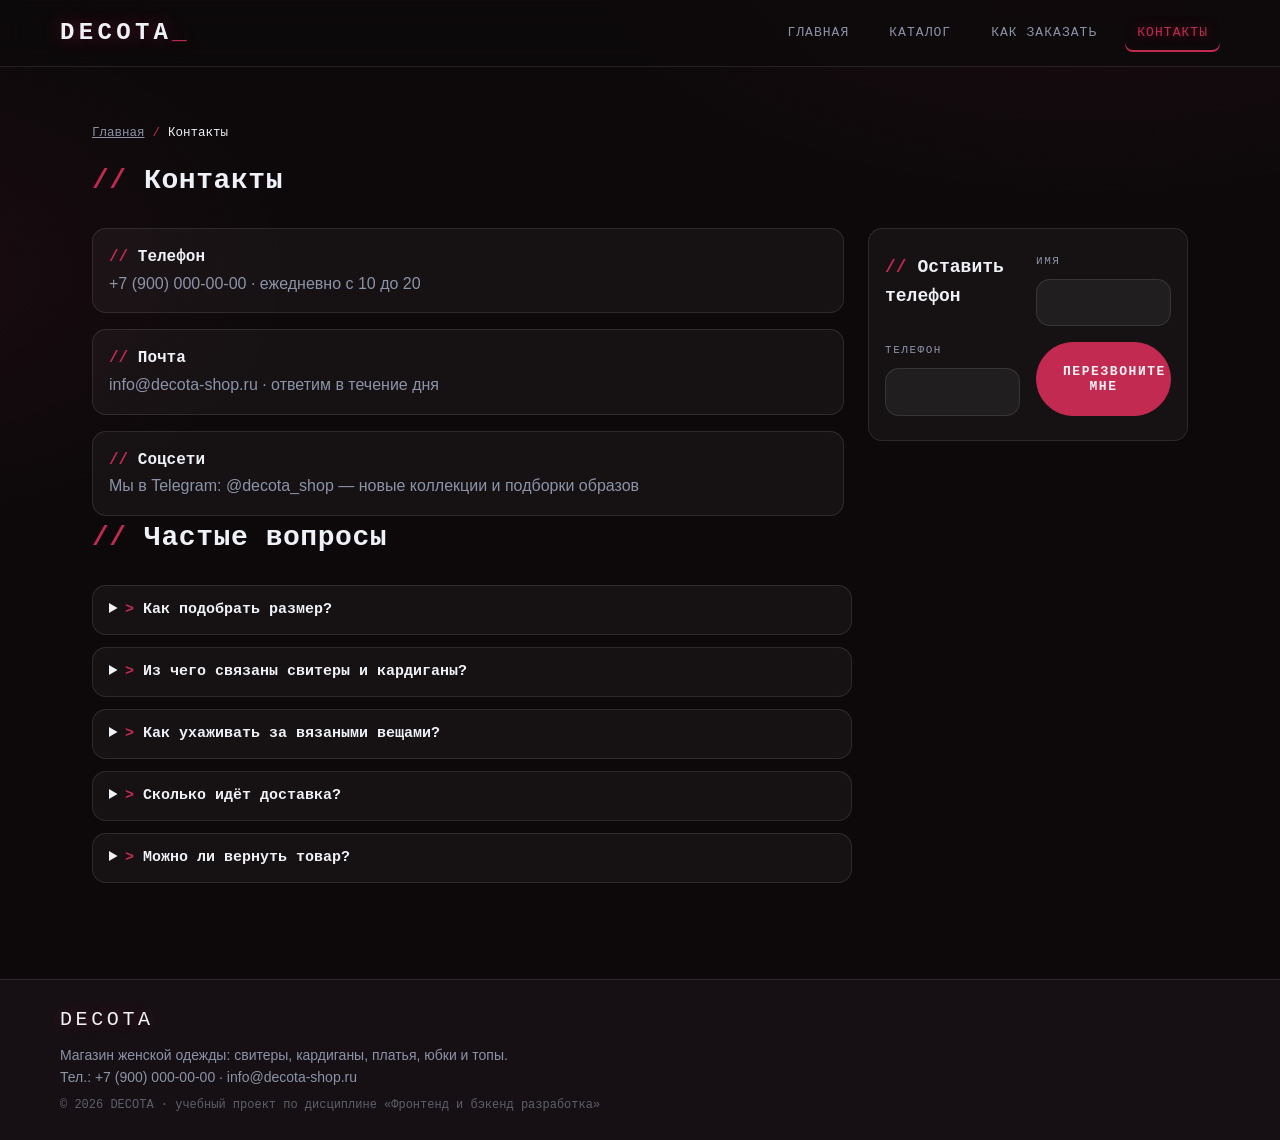
<file: contacts.html>
<!DOCTYPE html>
<html lang="ru">
<head>
  <meta charset="UTF-8">
  <meta name="viewport" content="width=device-width, initial-scale=1.0">
  <title>Контакты — DECOTA</title>
  <meta name="description" content="Свяжитесь с магазином DECOTA: телефон, почта и ответы на частые вопросы.">
  <link rel="stylesheet" href="css/style.css">
  <link rel="stylesheet" href="css/responsive.css">
</head>
<body class="page">
  <header class="site-header">
    <div class="container site-header__inner">
      <a class="site-header__logo" href="index.html">DECOTA<span class="site-header__logo-cursor">_</span></a>
      <nav class="site-nav">
        <ul class="site-nav__list"><li class="site-nav__item"><a class="site-nav__link" href="index.html">Главная</a></li><li class="site-nav__item"><a class="site-nav__link" href="catalog.html">Каталог</a></li><li class="site-nav__item"><a class="site-nav__link" href="order.html">Как заказать</a></li><li class="site-nav__item"><a class="site-nav__link site-nav__link--active" href="contacts.html">Контакты</a></li></ul>
      </nav>
    </div>
  </header>
  <main class="main">
<section class="section">
  <div class="container">
    <nav class="breadcrumbs" aria-label="Хлебные крошки">
      <a class="breadcrumbs__link" href="index.html">Главная</a>
      <span class="breadcrumbs__separator">/</span>
      <span class="breadcrumbs__current">Контакты</span>
    </nav>
    <h1 class="section__title">Контакты</h1>
    <div class="contacts-grid">
      <ul class="contacts-list">
        <li class="contacts-item">
          <h2 class="contacts-item__title">Телефон</h2>
          <p class="contacts-item__text">+7 (900) 000-00-00 · ежедневно с 10 до 20</p>
        </li>
        <li class="contacts-item">
          <h2 class="contacts-item__title">Почта</h2>
          <p class="contacts-item__text">info@decota-shop.ru · ответим в течение дня</p>
        </li>
        <li class="contacts-item">
          <h2 class="contacts-item__title">Соцсети</h2>
          <p class="contacts-item__text">Мы в Telegram: @decota_shop — новые коллекции и подборки образов</p>
        </li>
      </ul>
      <form class="order-form contacts-form" id="contacts-form">
        <h2 class="order-steps__title">Оставить телефон</h2>
        <div class="order-form__group">
          <label class="order-form__label" for="contacts-name">Имя</label>
          <input class="order-form__input" id="contacts-name" name="name" type="text" required>
        </div>
        <div class="order-form__group">
          <label class="order-form__label" for="contacts-phone">Телефон</label>
          <input class="order-form__input" id="contacts-phone" name="phone" type="tel" required>
        </div>
        <button class="btn" type="submit">Перезвоните мне</button>
        <p class="order-form__message" id="contacts-message" hidden>Спасибо! Перезвоним в течение дня.</p>
      </form>
    </div>
    <h2 class="section__title">Частые вопросы</h2>
    <div class="faq">
      <details class="faq__item"><summary class="faq__question">Как подобрать размер?</summary><p class="faq__answer">Большинство моделей — свободный силуэт оверсайз. Если сомневаетесь между двумя размерами, напишите нам параметры, подскажем посадку.</p></details>
      <details class="faq__item"><summary class="faq__question">Из чего связаны свитеры и кардиганы?</summary><p class="faq__answer">В составах — шерсть альпаки, хлопок и вискоза. Полный состав указан в описании каждой модели и на бирке изделия.</p></details>
      <details class="faq__item"><summary class="faq__question">Как ухаживать за вязаными вещами?</summary><p class="faq__answer">Деликатная стирка при 30°, сушка на горизонтальной поверхности, хранение в сложенном виде — так вещь сохранит форму.</p></details>
      <details class="faq__item"><summary class="faq__question">Сколько идёт доставка?</summary><p class="faq__answer">Отправляем в день подтверждения заказа, по России — от 2 до 5 дней.</p></details>
      <details class="faq__item"><summary class="faq__question">Можно ли вернуть товар?</summary><p class="faq__answer">Да, возврат в течение 14 дней, если сохранены бирки и товарный вид.</p></details>
    </div>
  </div>
</section>
  </main>
  <footer class="site-footer">
    <div class="container site-footer__inner">
      <p class="site-footer__logo">DECOTA</p>
      <p class="site-footer__note">Магазин женской одежды: свитеры, кардиганы, платья, юбки и топы.<br>
      Тел.: +7 (900) 000-00-00 · info@decota-shop.ru</p>
      <p class="site-footer__copy">© 2026 DECOTA · учебный проект по дисциплине «Фронтенд и бэкенд разработка»</p>
    </div>
  </footer>
  <button class="back-to-top" type="button" aria-label="Наверх">↑</button>
  <dialog class="order-dialog" id="order-dialog">
    <div class="order-dialog__inner">
      <h2 class="order-dialog__title">Быстрый заказ</h2>
      <p class="order-dialog__product" id="order-dialog-product"></p>
      <form class="order-dialog__form" id="order-dialog-form">
        <div class="order-form__group">
          <label class="order-form__label" for="dialog-name">Имя</label>
          <input class="order-form__input" id="dialog-name" name="name" type="text" required>
        </div>
        <div class="order-form__group">
          <label class="order-form__label" for="dialog-phone">Телефон</label>
          <input class="order-form__input" id="dialog-phone" name="phone" type="tel" required>
        </div>
        <button class="btn order-dialog__submit" type="submit">Отправить заявку</button>
        <p class="order-dialog__message" id="order-dialog-message" hidden>Спасибо! Мы перезвоним вам в течение дня.</p>
      </form>
      <button class="order-dialog__close" type="button" id="order-dialog-close" aria-label="Закрыть">✕</button>
    </div>
  </dialog>
  <script src="js/main.js"></script>
</body>
</html>
</file>
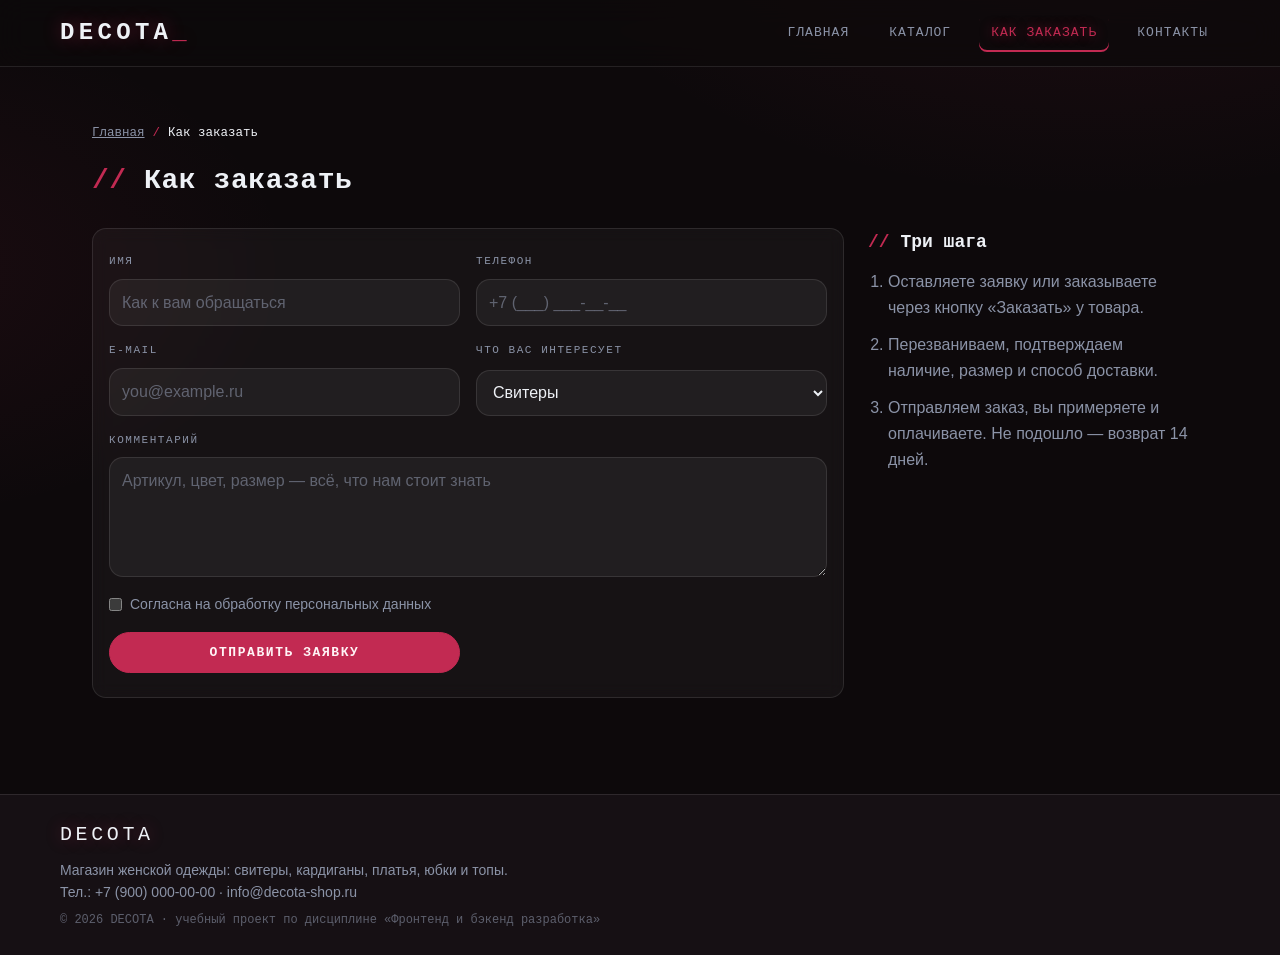
<file: order.html>
<!DOCTYPE html>
<html lang="ru">
<head>
  <meta charset="UTF-8">
  <meta name="viewport" content="width=device-width, initial-scale=1.0">
  <title>Как заказать — DECOTA</title>
  <meta name="description" content="Как оформить заказ в магазине DECOTA: заявка, подтверждение, доставка и возврат.">
  <link rel="stylesheet" href="css/style.css">
  <link rel="stylesheet" href="css/responsive.css">
</head>
<body class="page">
  <header class="site-header">
    <div class="container site-header__inner">
      <a class="site-header__logo" href="index.html">DECOTA<span class="site-header__logo-cursor">_</span></a>
      <nav class="site-nav">
        <ul class="site-nav__list"><li class="site-nav__item"><a class="site-nav__link" href="index.html">Главная</a></li><li class="site-nav__item"><a class="site-nav__link" href="catalog.html">Каталог</a></li><li class="site-nav__item"><a class="site-nav__link site-nav__link--active" href="order.html">Как заказать</a></li><li class="site-nav__item"><a class="site-nav__link" href="contacts.html">Контакты</a></li></ul>
      </nav>
    </div>
  </header>
  <main class="main">
<section class="section">
  <div class="container">
    <nav class="breadcrumbs" aria-label="Хлебные крошки">
      <a class="breadcrumbs__link" href="index.html">Главная</a>
      <span class="breadcrumbs__separator">/</span>
      <span class="breadcrumbs__current">Как заказать</span>
    </nav>
    <h1 class="section__title">Как заказать</h1>
    <div class="order-layout">
      <form class="order-form" id="order-page-form">
        <div class="order-form__group">
          <label class="order-form__label" for="order-name">Имя</label>
          <input class="order-form__input" id="order-name" name="name" type="text" placeholder="Как к вам обращаться" required>
        </div>
        <div class="order-form__group">
          <label class="order-form__label" for="order-phone">Телефон</label>
          <input class="order-form__input" id="order-phone" name="phone" type="tel" placeholder="+7 (___) ___-__-__" required>
        </div>
        <div class="order-form__group">
          <label class="order-form__label" for="order-email">E-mail</label>
          <input class="order-form__input" id="order-email" name="email" type="email" placeholder="you@example.ru" required>
        </div>
        <div class="order-form__group">
          <label class="order-form__label" for="order-category">Что вас интересует</label>
          <select class="order-form__select" id="order-category" name="category">
            <option>Свитеры</option><option>Кардиганы</option><option>Платья</option>
            <option>Юбки</option><option>Топы</option><option>Пока не выбрала</option>
          </select>
        </div>
        <div class="order-form__group order-form__group--wide">
          <label class="order-form__label" for="order-comment">Комментарий</label>
          <textarea class="order-form__textarea" id="order-comment" name="comment" placeholder="Артикул, цвет, размер — всё, что нам стоит знать"></textarea>
        </div>
        <div class="order-form__group order-form__group--wide">
          <label class="order-form__check">
            <input type="checkbox" required> Согласна на обработку персональных данных
          </label>
        </div>
        <button class="btn order-form__submit" type="submit">Отправить заявку</button>
        <p class="order-form__message" id="order-page-message" hidden>Спасибо! Заявка отправлена — перезвоним в течение дня.</p>
      </form>
      <aside class="order-steps">
        <h2 class="order-steps__title">Три шага</h2>
        <ol class="order-steps__list">
          <li class="order-steps__item">Оставляете заявку или заказываете через кнопку «Заказать» у товара.</li>
          <li class="order-steps__item">Перезваниваем, подтверждаем наличие, размер и способ доставки.</li>
          <li class="order-steps__item">Отправляем заказ, вы примеряете и оплачиваете. Не подошло — возврат 14 дней.</li>
        </ol>
      </aside>
    </div>
  </div>
</section>
  </main>
  <footer class="site-footer">
    <div class="container site-footer__inner">
      <p class="site-footer__logo">DECOTA</p>
      <p class="site-footer__note">Магазин женской одежды: свитеры, кардиганы, платья, юбки и топы.<br>
      Тел.: +7 (900) 000-00-00 · info@decota-shop.ru</p>
      <p class="site-footer__copy">© 2026 DECOTA · учебный проект по дисциплине «Фронтенд и бэкенд разработка»</p>
    </div>
  </footer>
  <button class="back-to-top" type="button" aria-label="Наверх">↑</button>
  <dialog class="order-dialog" id="order-dialog">
    <div class="order-dialog__inner">
      <h2 class="order-dialog__title">Быстрый заказ</h2>
      <p class="order-dialog__product" id="order-dialog-product"></p>
      <form class="order-dialog__form" id="order-dialog-form">
        <div class="order-form__group">
          <label class="order-form__label" for="dialog-name">Имя</label>
          <input class="order-form__input" id="dialog-name" name="name" type="text" required>
        </div>
        <div class="order-form__group">
          <label class="order-form__label" for="dialog-phone">Телефон</label>
          <input class="order-form__input" id="dialog-phone" name="phone" type="tel" required>
        </div>
        <button class="btn order-dialog__submit" type="submit">Отправить заявку</button>
        <p class="order-dialog__message" id="order-dialog-message" hidden>Спасибо! Мы перезвоним вам в течение дня.</p>
      </form>
      <button class="order-dialog__close" type="button" id="order-dialog-close" aria-label="Закрыть">✕</button>
    </div>
  </dialog>
  <script src="js/main.js"></script>
</body>
</html>
</file>
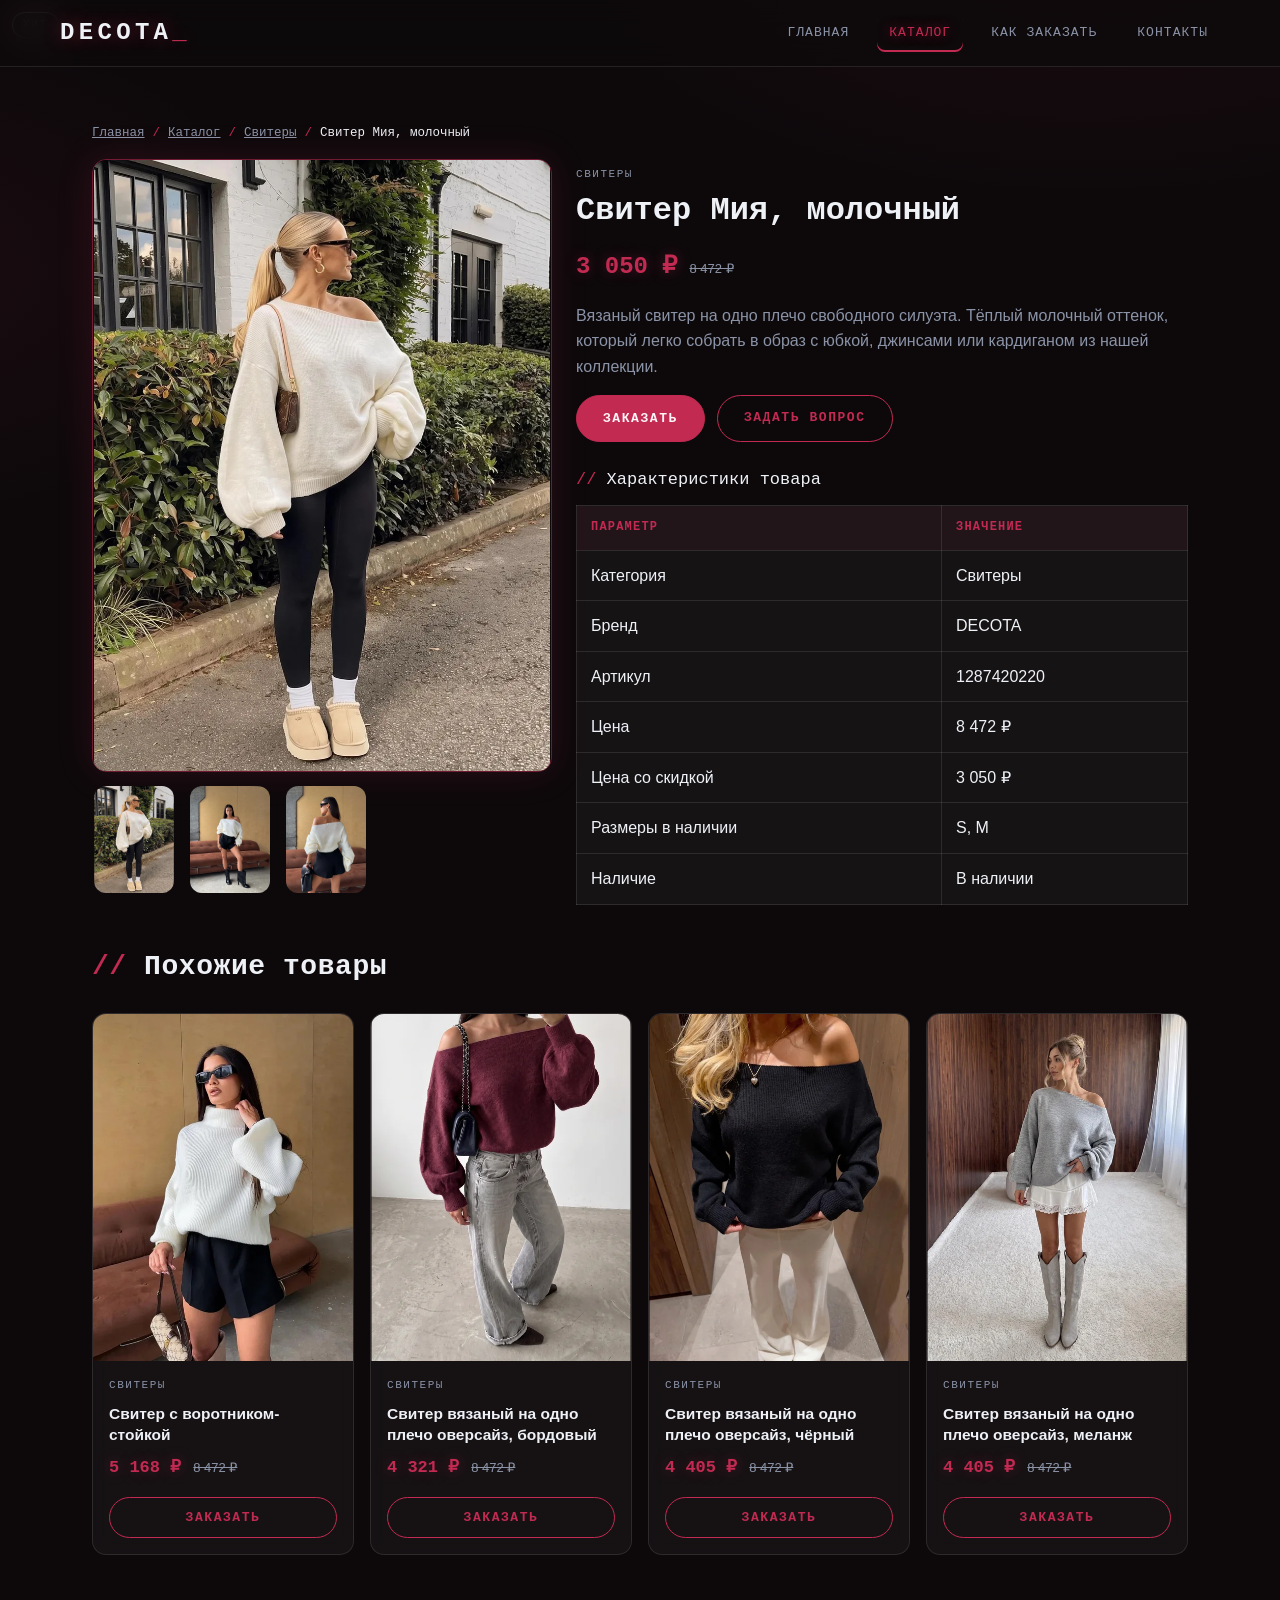
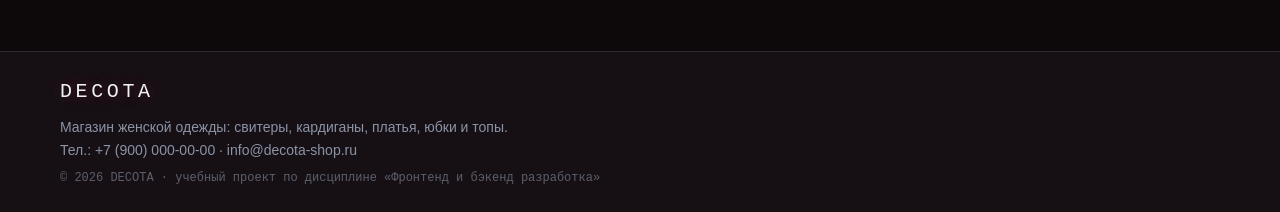
<file: product.html>
<!DOCTYPE html>
<html lang="ru">
<head>
  <meta charset="UTF-8">
  <meta name="viewport" content="width=device-width, initial-scale=1.0">
  <title>Свитер Мия, молочный — DECOTA</title>
  <meta name="description" content="Вязаный свитер на одно плечо свободного силуэта. Молочный оттенок, размер S и M.">
  <link rel="stylesheet" href="css/style.css">
  <link rel="stylesheet" href="css/responsive.css">
</head>
<body class="page">
  <header class="site-header">
    <div class="container site-header__inner">
      <a class="site-header__logo" href="index.html">DECOTA<span class="site-header__logo-cursor">_</span></a>
      <nav class="site-nav">
        <ul class="site-nav__list"><li class="site-nav__item"><a class="site-nav__link" href="index.html">Главная</a></li><li class="site-nav__item"><a class="site-nav__link site-nav__link--active" href="catalog.html">Каталог</a></li><li class="site-nav__item"><a class="site-nav__link" href="order.html">Как заказать</a></li><li class="site-nav__item"><a class="site-nav__link" href="contacts.html">Контакты</a></li></ul>
      </nav>
    </div>
  </header>
  <main class="main">
<section class="section">
  <div class="container">
    <nav class="breadcrumbs" aria-label="Хлебные крошки">
      <a class="breadcrumbs__link" href="index.html">Главная</a>
      <span class="breadcrumbs__separator">/</span>
      <a class="breadcrumbs__link" href="catalog.html">Каталог</a>
      <span class="breadcrumbs__separator">/</span>
      <a class="breadcrumbs__link" href="catalog.html">Свитеры</a>
      <span class="breadcrumbs__separator">/</span>
      <span class="breadcrumbs__current">Свитер Мия, молочный</span>
    </nav>
    <div class="product-layout">
      <div class="product-gallery">
        <div class="product-gallery__main">
          <img class="product-gallery__image" src="images/1287420220-900.webp" alt="Свитер Мия, молочный — фото 1" width="900" height="1200" id="gallery-main">
        </div>
        <div class="product-gallery__thumbs">
          <button class="product-gallery__thumb" type="button" data-src="images/1287420220-900.webp"><img src="images/1287420220-900.webp" alt="Свитер Мия, фото 1" width="120" height="160"></button>
          <button class="product-gallery__thumb" type="button" data-src="images/1287420220-900-3.webp"><img src="images/1287420220-900-3.webp" alt="Свитер Мия, фото 2" width="120" height="160"></button>
          <button class="product-gallery__thumb" type="button" data-src="images/1287420220-900-4.webp"><img src="images/1287420220-900-4.webp" alt="Свитер Мия, фото 3" width="120" height="160"></button>
        </div>
      </div>
      <div class="product-info">
        <span class="product-card__category">Свитеры</span>
        <h1 class="product-info__title">Свитер Мия, молочный</h1>
        <p class="product-info__prices">
          <span class="product-card__price product-info__price">3 050 ₽</span>
          <s class="product-card__old-price">8 472 ₽</s>
          <span class="product-card__badge">хит</span>
        </p>
        <p class="product-info__text">Вязаный свитер на одно плечо свободного силуэта. Тёплый молочный оттенок,
        который легко собрать в образ с юбкой, джинсами или кардиганом из нашей коллекции.</p>
        <div class="product-info__actions">
          <button class="btn js-order" type="button" data-product="Свитер Мия, молочный (арт. 1287420220)">Заказать</button>
          <a class="btn btn--ghost" href="order.html">Задать вопрос</a>
        </div>
        <div class="table-wrapper">
          <table class="product-table">
            <caption>Характеристики товара</caption>
            <thead>
              <tr><th>Параметр</th><th>Значение</th></tr>
            </thead>
            <tbody>
              <tr><td>Категория</td><td>Свитеры</td></tr>
              <tr><td>Бренд</td><td>DECOTA</td></tr>
              <tr><td>Артикул</td><td>1287420220</td></tr>
              <tr><td>Цена</td><td>8 472 ₽</td></tr>
              <tr><td>Цена со скидкой</td><td>3 050 ₽</td></tr>
              <tr><td>Размеры в наличии</td><td>S, M</td></tr>
              <tr><td>Наличие</td><td>В наличии</td></tr>
            </tbody>
          </table>
        </div>
      </div>
    </div>
    <h2 class="section__title">Похожие товары</h2>
    <div class="products-grid"><article class="product-card" data-cat="Свитеры" data-price="5167.92" data-disc="1">
  
  <img src="images/1287441187-516.webp" alt="Свитер с воротником-стойкой" width="516" height="688" loading="lazy" class="product-card__image">
  <div class="product-card__body">
    <span class="product-card__category">Свитеры</span>
    <h3 class="product-card__title">Свитер с воротником-стойкой</h3>
    <p class="product-card__prices">
      <span class="product-card__price">5 168 ₽</span>
      <s class="product-card__old-price">8 472 ₽</s>
    </p>
    <button type="button" class="btn btn--ghost product-card__button js-order" data-product="Свитер с воротником-стойкой (арт. 1287441187)">Заказать</button>
  </div>
</article><article class="product-card" data-cat="Свитеры" data-price="4320.72" data-disc="1">
  
  <img src="images/1287429101-516.webp" alt="Свитер вязаный на одно плечо оверсайз, бордовый" width="516" height="688" loading="lazy" class="product-card__image">
  <div class="product-card__body">
    <span class="product-card__category">Свитеры</span>
    <h3 class="product-card__title">Свитер вязаный на одно плечо оверсайз, бордовый</h3>
    <p class="product-card__prices">
      <span class="product-card__price">4 321 ₽</span>
      <s class="product-card__old-price">8 472 ₽</s>
    </p>
    <button type="button" class="btn btn--ghost product-card__button js-order" data-product="Свитер вязаный на одно плечо оверсайз, бордовый (арт. 1287429101)">Заказать</button>
  </div>
</article><article class="product-card" data-cat="Свитеры" data-price="4405.44" data-disc="1">
  
  <img src="images/1287429100-516.webp" alt="Свитер вязаный на одно плечо оверсайз, чёрный" width="516" height="688" loading="lazy" class="product-card__image">
  <div class="product-card__body">
    <span class="product-card__category">Свитеры</span>
    <h3 class="product-card__title">Свитер вязаный на одно плечо оверсайз, чёрный</h3>
    <p class="product-card__prices">
      <span class="product-card__price">4 405 ₽</span>
      <s class="product-card__old-price">8 472 ₽</s>
    </p>
    <button type="button" class="btn btn--ghost product-card__button js-order" data-product="Свитер вязаный на одно плечо оверсайз, чёрный (арт. 1287429100)">Заказать</button>
  </div>
</article><article class="product-card" data-cat="Свитеры" data-price="4405.44" data-disc="1">
  
  <img src="images/1287429099-516.webp" alt="Свитер вязаный на одно плечо оверсайз, меланж" width="516" height="688" loading="lazy" class="product-card__image">
  <div class="product-card__body">
    <span class="product-card__category">Свитеры</span>
    <h3 class="product-card__title">Свитер вязаный на одно плечо оверсайз, меланж</h3>
    <p class="product-card__prices">
      <span class="product-card__price">4 405 ₽</span>
      <s class="product-card__old-price">8 472 ₽</s>
    </p>
    <button type="button" class="btn btn--ghost product-card__button js-order" data-product="Свитер вязаный на одно плечо оверсайз, меланж (арт. 1287429099)">Заказать</button>
  </div>
</article></div>
  </div>
</section>
  </main>
  <footer class="site-footer">
    <div class="container site-footer__inner">
      <p class="site-footer__logo">DECOTA</p>
      <p class="site-footer__note">Магазин женской одежды: свитеры, кардиганы, платья, юбки и топы.<br>
      Тел.: +7 (900) 000-00-00 · info@decota-shop.ru</p>
      <p class="site-footer__copy">© 2026 DECOTA · учебный проект по дисциплине «Фронтенд и бэкенд разработка»</p>
    </div>
  </footer>
  <button class="back-to-top" type="button" aria-label="Наверх">↑</button>
  <dialog class="order-dialog" id="order-dialog">
    <div class="order-dialog__inner">
      <h2 class="order-dialog__title">Быстрый заказ</h2>
      <p class="order-dialog__product" id="order-dialog-product"></p>
      <form class="order-dialog__form" id="order-dialog-form">
        <div class="order-form__group">
          <label class="order-form__label" for="dialog-name">Имя</label>
          <input class="order-form__input" id="dialog-name" name="name" type="text" required>
        </div>
        <div class="order-form__group">
          <label class="order-form__label" for="dialog-phone">Телефон</label>
          <input class="order-form__input" id="dialog-phone" name="phone" type="tel" required>
        </div>
        <button class="btn order-dialog__submit" type="submit">Отправить заявку</button>
        <p class="order-dialog__message" id="order-dialog-message" hidden>Спасибо! Мы перезвоним вам в течение дня.</p>
      </form>
      <button class="order-dialog__close" type="button" id="order-dialog-close" aria-label="Закрыть">✕</button>
    </div>
  </dialog>
  <script src="js/main.js"></script>
</body>
</html>
</file>
<file: css/style.css>
/* Базовые стили магазина DECOTA — футуристичная неоновая тема.
   Адаптивные переопределения вынесены в responsive.css. */

:root {
  --color-bg: #0d090b;
  --color-bg-2: #161014;
  --color-surface: rgb(255 255 255 / 0.04);
  --color-ink: #eef1f6;
  --color-muted: #8b93a7;
  --color-accent: #c22a52;        /* винный бордо */
  --color-accent-ink: #fff4f6;    /* кремовый текст на бордо */
  --color-accent-soft: rgb(194 42 82 / 0.14);
  --color-line: rgb(255 255 255 / 0.1);
  --color-line-strong: rgb(194 42 82 / 0.55);
  --color-badge: #ffffff;         /* белый контур + красное свечение */
  --radius: 14px;
  --space-xs: 8px;
  --space-sm: 12px;
  --space-md: 16px;
  --space-lg: 24px;
  --space-xl: 40px;
  --font-mono: "JetBrains Mono", "Cascadia Code", Consolas, monospace;
  --glow: 0 0 24px rgb(194 42 82 / 0.35);
}

* {
  margin: 0;
  padding: 0;
  box-sizing: border-box;
}

html {
  color-scheme: dark;
}

body {
  font-family: -apple-system, "Segoe UI", Roboto, Arial, sans-serif;
  font-size: 16px;
  line-height: 1.6;
  color: var(--color-ink);
  background:
    radial-gradient(900px 480px at 85% -10%, rgb(194 42 82 / 0.09), transparent 60%),
    radial-gradient(700px 420px at -10% 30%, rgb(194 42 82 / 0.08), transparent 60%),
    var(--color-bg);
  background-attachment: fixed;
}

.container {
  width: min(100% - 32px, 1160px);
  margin-inline: auto;
}

a {
  color: var(--color-accent);
}

img {
  max-width: 100%;
  height: auto;
}

::selection {
  background: var(--color-accent);
  color: var(--color-accent-ink);
}

/* ---------- шапка ---------- */

.site-header {
  position: sticky;
  top: 0;
  z-index: 100;
  background: rgb(13 9 11 / 0.78);
  backdrop-filter: blur(14px);
  -webkit-backdrop-filter: blur(14px);
  border-bottom: 1px solid var(--color-line);
}

.site-header__inner {
  display: flex;
  align-items: center;
  justify-content: space-between;
  gap: var(--space-lg);
  padding-block: 14px;
}

.site-header__logo {
  font-family: var(--font-mono);
  font-size: 24px;
  font-weight: 700;
  letter-spacing: 0.18em;
  color: var(--color-ink);
  text-decoration: none;
  text-shadow: 0 0 18px rgb(194 42 82 / 0.45);
}

.site-header__logo-cursor {
  color: var(--color-accent);
  animation: blink 1.1s steps(1) infinite;
}

@keyframes blink {
  50% { opacity: 0; }
}

.site-nav__list {
  display: flex;
  flex-wrap: wrap;
  align-items: center;
  gap: var(--space-md);
  list-style: none;
}

.site-nav__link {
  padding: 8px 12px;
  font-family: var(--font-mono);
  font-size: 13px;
  letter-spacing: 0.08em;
  text-transform: uppercase;
  color: var(--color-muted);
  text-decoration: none;
  border-radius: 8px;
  transition: color 0.2s ease, box-shadow 0.2s ease;
}

.site-nav__link:hover,
.site-nav__link:focus-visible {
  color: var(--color-accent);
  box-shadow: inset 0 0 0 1px var(--color-line-strong);
}

.site-nav__link--active {
  color: var(--color-accent);
  text-shadow: 0 0 12px rgb(194 42 82 / 0.6);
  box-shadow: inset 0 -2px 0 var(--color-accent);
}

/* ---------- hero ---------- */

.hero {
  position: relative;
  overflow: hidden;
  border-bottom: 1px solid var(--color-line);
}

/* техно-сетка на фоне hero */
.hero::before {
  content: "";
  position: absolute;
  inset: 0;
  background-image:
    linear-gradient(rgb(255 255 255 / 0.04) 1px, transparent 1px),
    linear-gradient(90deg, rgb(255 255 255 / 0.04) 1px, transparent 1px);
  background-size: 44px 44px;
  mask-image: radial-gradient(720px 480px at 70% 20%, #000 30%, transparent 75%);
  pointer-events: none;
}

.hero__inner {
  position: relative;
  display: grid;
  grid-template-columns: minmax(0, 1fr) minmax(320px, 460px);
  gap: var(--space-xl);
  align-items: center;
  padding-block: var(--space-xl);
}

.hero__tag {
  display: inline-block;
  margin-bottom: var(--space-md);
  padding: 5px 14px;
  border: 1px solid var(--color-line-strong);
  border-radius: 999px;
  background: var(--color-accent-soft);
  font-family: var(--font-mono);
  font-size: 12px;
  letter-spacing: 0.14em;
  text-transform: uppercase;
  color: var(--color-accent);
  box-shadow: 0 0 18px rgb(194 42 82 / 0.18);
}

.hero__title {
  font-family: var(--font-mono);
  font-size: 44px;
  font-weight: 700;
  line-height: 1.14;
  letter-spacing: -0.01em;
}

.hero__title::after {
  content: "_";
  color: var(--color-accent);
  animation: blink 1.1s steps(1) infinite;
}

.hero__text {
  margin-top: var(--space-md);
  max-width: 480px;
  color: var(--color-muted);
  font-size: 17px;
}

.hero__actions {
  display: flex;
  flex-wrap: wrap;
  gap: var(--space-sm);
  margin-top: var(--space-lg);
}

.hero__image {
  border-radius: var(--radius);
  border: 1px solid var(--color-line-strong);
  box-shadow:
    0 0 0 6px rgb(194 42 82 / 0.06),
    0 0 44px rgb(194 42 82 / 0.22),
    0 24px 60px rgb(0 0 0 / 0.55);
}

/* ---------- секции ---------- */

.section {
  padding-block: clamp(24px, 5vw, 56px);
}

.section--muted {
  background: var(--color-bg-2);
  border-block: 1px solid var(--color-line);
}

.section__title {
  font-family: var(--font-mono);
  font-size: 28px;
  letter-spacing: 0.02em;
  margin-bottom: var(--space-lg);
}

.section__title::before {
  content: "// ";
  color: var(--color-accent);
}

.section__more {
  margin-top: var(--space-lg);
}

/* ---------- категории ---------- */

.categories-grid {
  display: grid;
  grid-template-columns: repeat(5, minmax(0, 1fr));
  gap: var(--space-md);
}

.category-card {
  position: relative;
  display: block;
  border-radius: var(--radius);
  overflow: hidden;
  color: #fff;
  text-decoration: none;
  border: 1px solid var(--color-line);
  transition: border-color 0.25s ease, box-shadow 0.25s ease, transform 0.25s ease;
}

.category-card::after {
  content: "";
  position: absolute;
  inset: 0;
  background: linear-gradient(180deg, transparent 40%, rgb(10 6 8 / 0.92));
}

.category-card:hover {
  transform: translateY(-4px);
  border-color: var(--color-line-strong);
  box-shadow: var(--glow);
}

.category-card__image {
  display: block;
  width: 100%;
  aspect-ratio: 3 / 4;
  object-fit: cover;
  filter: saturate(0.92) contrast(1.04);
}

.category-card__name {
  position: absolute;
  left: var(--space-sm);
  bottom: calc(var(--space-sm) + 22px);
  z-index: 2;
  font-family: var(--font-mono);
  font-size: 17px;
  letter-spacing: 0.04em;
}

.category-card__count {
  position: absolute;
  left: var(--space-sm);
  bottom: var(--space-sm);
  z-index: 2;
  font-family: var(--font-mono);
  font-size: 12px;
  color: var(--color-accent);
}

/* ---------- карточки товаров ---------- */

.products-grid {
  display: grid;
  grid-template-columns: repeat(4, minmax(0, 1fr));
  gap: var(--space-md);
}

.product-card {
  position: relative;
  display: flex;
  flex-direction: column;
  background: var(--color-surface);
  border: 1px solid var(--color-line);
  border-radius: var(--radius);
  overflow: hidden;
  backdrop-filter: blur(8px);
  transition: border-color 0.25s ease, box-shadow 0.25s ease, transform 0.25s ease;
}

.product-card:hover {
  transform: translateY(-5px);
  border-color: var(--color-line-strong);
  box-shadow: var(--glow);
}

.product-card__image {
  display: block;
  width: 100%;
  aspect-ratio: 3 / 4;
  object-fit: cover;
}

.product-card__body {
  display: flex;
  flex-direction: column;
  gap: var(--space-xs);
  padding: var(--space-md);
}

.product-card__category {
  font-family: var(--font-mono);
  font-size: 11px;
  letter-spacing: 0.14em;
  text-transform: uppercase;
  color: var(--color-muted);
}

.product-card__title {
  font-size: 15.5px;
  font-weight: 600;
  line-height: 1.4;
}

.product-card__prices {
  display: flex;
  align-items: baseline;
  gap: var(--space-sm);
  margin-top: auto;
}

.product-card__price {
  font-family: var(--font-mono);
  font-size: 17px;
  font-weight: 700;
  color: var(--color-accent);
  text-shadow: 0 0 14px rgb(194 42 82 / 0.35);
}

.product-card__old-price {
  color: var(--color-muted);
  font-size: 13px;
}

.product-card__badge {
  position: absolute;
  top: var(--space-sm);
  left: var(--space-sm);
  z-index: 2;
  padding: 3px 10px;
  border-radius: 999px;
  border: 1px solid var(--color-badge);
  background: rgb(10 6 8 / 0.82);
  color: var(--color-badge);
  font-family: var(--font-mono);
  font-size: 11px;
  letter-spacing: 0.16em;
  text-transform: uppercase;
  box-shadow: 0 0 16px rgb(194 42 82 / 0.45);
}

.product-card__button {
  margin-top: var(--space-xs);
}

/* ---------- преимущества ---------- */

.advantages-grid {
  display: grid;
  grid-template-columns: repeat(4, minmax(0, 1fr));
  gap: var(--space-md);
}

.advantage {
  background: var(--color-surface);
  border: 1px solid var(--color-line);
  border-radius: var(--radius);
  padding: var(--space-lg) var(--space-md);
  transition: border-color 0.25s ease, box-shadow 0.25s ease;
}

.advantage:hover {
  border-color: var(--color-line-strong);
  box-shadow: var(--glow);
}

.advantage__title {
  font-family: var(--font-mono);
  font-size: 15px;
  letter-spacing: 0.04em;
  margin-bottom: var(--space-xs);
}

.advantage__text {
  font-size: 14px;
  color: var(--color-muted);
}

/* ---------- CTA ---------- */

.cta {
  background: var(--color-surface);
  border: 1px solid var(--color-line-strong);
  border-radius: var(--radius);
  padding: var(--space-xl) var(--space-lg);
  text-align: center;
  box-shadow: 0 0 40px rgb(194 42 82 / 0.12);
}

.cta__title {
  font-family: var(--font-mono);
  font-size: 24px;
}

.cta__title::before {
  content: "// ";
  color: var(--color-accent);
}

.cta__text {
  max-width: 560px;
  margin: var(--space-sm) auto var(--space-lg);
  color: var(--color-muted);
}

/* ---------- хлебные крошки ---------- */

.breadcrumbs {
  display: flex;
  flex-wrap: wrap;
  gap: var(--space-xs);
  margin-bottom: var(--space-md);
  font-family: var(--font-mono);
  font-size: 12.5px;
  color: var(--color-muted);
}

.breadcrumbs__link {
  color: var(--color-muted);
}

.breadcrumbs__separator {
  color: var(--color-accent);
}

.breadcrumbs__current {
  color: var(--color-ink);
}

/* ---------- каталог: фильтры + сетка ---------- */

.catalog-layout {
  display: grid;
  grid-template-columns: 260px minmax(0, 1fr);
  gap: var(--space-lg);
  align-items: start;
}

.catalog-filters {
  position: sticky;
  top: 88px;
  display: grid;
  gap: var(--space-md);
  background: var(--color-surface);
  border: 1px solid var(--color-line);
  border-radius: var(--radius);
  backdrop-filter: blur(8px);
  padding: var(--space-md);
}

.catalog-filters__title {
  font-family: var(--font-mono);
  font-size: 17px;
}

.catalog-filters__title::before {
  content: "// ";
  color: var(--color-accent);
}

.catalog-filters__group {
  border: none;
  display: grid;
  gap: var(--space-xs);
}

.catalog-filters__legend {
  font-family: var(--font-mono);
  font-size: 11px;
  letter-spacing: 0.14em;
  text-transform: uppercase;
  color: var(--color-muted);
  padding-bottom: var(--space-xs);
}

.catalog-filters__option {
  display: flex;
  gap: var(--space-xs);
  font-size: 14px;
  accent-color: var(--color-accent);
}

.catalog-filters__sort {
  display: grid;
  gap: var(--space-xs);
  font-family: var(--font-mono);
  font-size: 11px;
  letter-spacing: 0.14em;
  text-transform: uppercase;
  color: var(--color-muted);
}

.catalog-grid {
  grid-template-columns: repeat(3, minmax(0, 1fr));
}

.catalog-empty {
  padding: var(--space-lg);
  color: var(--color-muted);
  text-align: center;
}

/* ---------- страница товара ---------- */

.product-layout {
  display: grid;
  grid-template-columns: minmax(280px, 460px) minmax(0, 1fr);
  gap: var(--space-lg);
  margin-bottom: var(--space-xl);
}

.product-gallery__main {
  border-radius: var(--radius);
  overflow: hidden;
  border: 1px solid var(--color-line-strong);
  box-shadow: 0 0 36px rgb(194 42 82 / 0.16);
}

.product-gallery__image {
  display: block;
  width: 100%;
}

.product-gallery__thumbs {
  display: flex;
  gap: var(--space-sm);
  margin-top: var(--space-sm);
}

.product-gallery__thumb {
  width: 84px;
  padding: 0;
  border: 2px solid transparent;
  border-radius: var(--radius);
  background: none;
  cursor: pointer;
  overflow: hidden;
}

.product-gallery__thumb:hover,
.product-gallery__thumb--active {
  border-color: var(--color-accent);
}

.product-gallery__thumb img {
  display: block;
  width: 100%;
}

.product-info__title {
  font-family: var(--font-mono);
  font-size: 30px;
  margin-bottom: var(--space-sm);
}

.product-info__prices {
  display: flex;
  align-items: baseline;
  gap: var(--space-sm);
  margin-bottom: var(--space-md);
}

.product-info__price {
  font-size: 24px;
}

.product-info__badge {
  position: static;
}

.product-info__text {
  color: var(--color-muted);
  margin-bottom: var(--space-md);
}

.product-info__actions {
  display: flex;
  flex-wrap: wrap;
  gap: var(--space-sm);
  margin-bottom: var(--space-lg);
}

/* ---------- таблица характеристик ---------- */

.table-wrapper {
  width: 100%;
  overflow-x: auto;
  -webkit-overflow-scrolling: touch;
}

.product-table {
  width: 100%;
  min-width: 560px;
  border-collapse: collapse;
  background: var(--color-surface);
}

.product-table caption {
  text-align: left;
  font-family: var(--font-mono);
  font-size: 17px;
  padding-bottom: var(--space-sm);
}

.product-table caption::before {
  content: "// ";
  color: var(--color-accent);
}

.product-table th,
.product-table td {
  padding: 12px 14px;
  border: 1px solid var(--color-line);
  text-align: left;
}

.product-table th {
  background: rgb(194 42 82 / 0.07);
  font-family: var(--font-mono);
  font-size: 12px;
  letter-spacing: 0.1em;
  text-transform: uppercase;
  color: var(--color-accent);
}

/* ---------- формы ---------- */

.order-layout,
.contacts-grid {
  display: grid;
  grid-template-columns: minmax(0, 1fr) 320px;
  gap: var(--space-lg);
  align-items: start;
}

.order-form {
  display: grid;
  gap: var(--space-md);
  background: var(--color-surface);
  border: 1px solid var(--color-line);
  border-radius: var(--radius);
  backdrop-filter: blur(8px);
  padding: var(--space-lg) var(--space-md);
}

.order-form__group {
  display: grid;
  gap: var(--space-xs);
}

.order-form__label {
  font-family: var(--font-mono);
  font-size: 11px;
  letter-spacing: 0.14em;
  text-transform: uppercase;
  color: var(--color-muted);
}

.order-form__input,
.order-form__textarea,
.order-form__select {
  width: 100%;
  min-height: 44px;
  padding: 10px 12px;
  font: inherit;
  color: var(--color-ink);
  background: rgb(255 255 255 / 0.05);
  border: 1px solid var(--color-line);
  border-radius: var(--radius);
  outline: none;
  transition: border-color 0.2s ease, box-shadow 0.2s ease;
}

.order-form__input:focus,
.order-form__textarea:focus,
.order-form__select:focus {
  border-color: var(--color-accent);
  box-shadow: 0 0 0 3px rgb(194 42 82 / 0.15);
}

.order-form__input::placeholder,
.order-form__textarea::placeholder {
  color: rgb(139 147 167 / 0.6);
}

.order-form__textarea {
  min-height: 120px;
  resize: vertical;
}

.order-form__check {
  display: flex;
  gap: var(--space-xs);
  font-size: 14px;
  color: var(--color-muted);
  accent-color: var(--color-accent);
}

.order-form__message {
  color: var(--color-accent);
  font-family: var(--font-mono);
  font-weight: 600;
}

.order-steps {
  display: grid;
  gap: var(--space-sm);
}

.order-steps__title {
  font-family: var(--font-mono);
  font-size: 18px;
}

.order-steps__title::before {
  content: "// ";
  color: var(--color-accent);
}

.order-steps__list {
  padding-left: 20px;
  display: grid;
  gap: var(--space-sm);
}

.order-steps__item {
  color: var(--color-muted);
}

/* ---------- контакты ---------- */

.contacts-list {
  list-style: none;
  display: grid;
  gap: var(--space-md);
}

.contacts-item {
  background: var(--color-surface);
  border: 1px solid var(--color-line);
  border-radius: var(--radius);
  padding: var(--space-md);
}

.contacts-item__title {
  font-family: var(--font-mono);
  font-size: 16px;
}

.contacts-item__title::before {
  content: "// ";
  color: var(--color-accent);
}

.contacts-item__text {
  color: var(--color-muted);
}

.contacts-form {
  grid-template-columns: minmax(0, 1fr);
}

/* ---------- FAQ ---------- */

.faq {
  display: grid;
  gap: var(--space-sm);
  max-width: 760px;
}

.faq__item {
  background: var(--color-surface);
  border: 1px solid var(--color-line);
  border-radius: var(--radius);
  padding: var(--space-sm) var(--space-md);
}

.faq__item[open] {
  border-color: var(--color-line-strong);
}

.faq__question {
  cursor: pointer;
  font-family: var(--font-mono);
  font-weight: 600;
  font-size: 15px;
}

.faq__question::before {
  content: "> ";
  color: var(--color-accent);
}

.faq__answer {
  margin-top: var(--space-xs);
  color: var(--color-muted);
}

/* ---------- кнопки ---------- */

.btn {
  display: inline-block;
  padding: 12px 26px;
  border: 1px solid var(--color-accent);
  border-radius: 999px;
  background: var(--color-accent);
  color: var(--color-accent-ink);
  font-family: var(--font-mono);
  font-size: 13px;
  font-weight: 700;
  letter-spacing: 0.12em;
  text-transform: uppercase;
  text-decoration: none;
  text-align: center;
  cursor: pointer;
  transition: box-shadow 0.2s ease, background 0.2s ease, color 0.2s ease;
}

.btn:hover,
.btn:focus-visible {
  background: var(--color-accent);
  box-shadow: var(--glow), 0 0 40px rgb(194 42 82 / 0.45);
  color: var(--color-accent-ink);
}

.btn--ghost {
  background: transparent;
  color: var(--color-accent);
}

.btn--ghost:hover,
.btn--ghost:focus-visible {
  background: var(--color-accent);
  color: var(--color-accent-ink);
}

/* ---------- модальное окно ---------- */

.order-dialog {
  width: min(100% - 32px, 460px);
  border: 1px solid var(--color-line-strong);
  border-radius: var(--radius);
  padding: 0;
  background: var(--color-bg-2);
  color: var(--color-ink);
  box-shadow: 0 0 60px rgb(194 42 82 / 0.2), 0 30px 80px rgb(0 0 0 / 0.6);
}

.order-dialog::backdrop {
  background: rgb(4 6 10 / 0.7);
  backdrop-filter: blur(4px);
}

.order-dialog__inner {
  position: relative;
  padding: var(--space-lg) var(--space-md) var(--space-md);
}

.order-dialog__title {
  font-family: var(--font-mono);
  font-size: 21px;
}

.order-dialog__title::before {
  content: "// ";
  color: var(--color-accent);
}

.order-dialog__product {
  margin: var(--space-xs) 0 var(--space-md);
  color: var(--color-muted);
  font-size: 14px;
}

.order-dialog__form {
  display: grid;
  gap: var(--space-sm);
}

.order-dialog__close {
  position: absolute;
  top: var(--space-sm);
  right: var(--space-sm);
  width: 36px;
  height: 36px;
  border: 1px solid var(--color-line);
  border-radius: 50%;
  background: transparent;
  color: var(--color-muted);
  font-size: 15px;
  cursor: pointer;
}

.order-dialog__close:hover {
  color: var(--color-accent);
  border-color: var(--color-accent);
}

.order-dialog__message {
  color: var(--color-accent);
  font-family: var(--font-mono);
  font-weight: 600;
}

/* ---------- кнопка «наверх» ---------- */

.back-to-top {
  position: fixed;
  right: 32px;
  bottom: 32px;
  z-index: 90;
  width: 44px;
  height: 44px;
  border: 1px solid var(--color-line-strong);
  border-radius: 50%;
  background: rgb(11 14 20 / 0.8);
  color: var(--color-accent);
  font-size: 17px;
  cursor: pointer;
  opacity: 0;
  pointer-events: none;
  transition: opacity 0.3s ease, box-shadow 0.2s ease;
}

.back-to-top--visible {
  opacity: 1;
  pointer-events: auto;
}

.back-to-top:hover {
  box-shadow: var(--glow);
}

/* ---------- подвал ---------- */

.site-footer {
  margin-top: var(--space-xl);
  padding-block: var(--space-lg);
  background: var(--color-bg-2);
  border-top: 1px solid var(--color-line);
  color: var(--color-muted);
}

.site-footer__inner {
  display: grid;
  gap: var(--space-xs);
}

.site-footer__logo {
  font-family: var(--font-mono);
  font-size: 20px;
  letter-spacing: 0.18em;
  color: var(--color-ink);
  text-shadow: 0 0 16px rgb(194 42 82 / 0.4);
}

.site-footer__note {
  font-size: 14px;
}

.site-footer__copy {
  font-family: var(--font-mono);
  font-size: 12px;
  opacity: 0.6;
}
</file>
<file: css/responsive.css>
/*
  Адаптивные стили для контрольной работы №3.
  Подход: Mobile First.
  Базовые стили рассчитаны на мобильный экран.
  Расширения добавляются через min-width медиазапросы.
*/

*,
*::before,
*::after {
  box-sizing: border-box;
}

html {
  scroll-behavior: smooth;
}

img,
video {
  max-width: 100%;
  height: auto;
}

body {
  overflow-x: hidden;
}

.container,
.main,
.section {
  width: min(100% - 32px, 1160px);
  margin-inline: auto;
}

/* ---------- шапка: на мобильном без прилипания, меню в колонку ---------- */

.site-header {
  position: static;
}

.site-header__inner {
  flex-direction: column;
  align-items: flex-start;
}

.site-nav__list {
  flex-direction: column;
  align-items: flex-start;
  gap: var(--space-xs, 8px);
  width: 100%;
}

.site-nav__link {
  display: block;
  width: 100%;
  padding: 12px 16px;
}

/* ---------- hero: одна колонка ---------- */

.hero__inner {
  grid-template-columns: minmax(0, 1fr);
}

.hero__title {
  font-size: clamp(28px, 7vw, 46px);
}

.hero__image {
  width: 100%;
  max-width: 520px;
  margin-inline: auto;
}

/* ---------- категории ---------- */

.categories-grid {
  grid-template-columns: repeat(2, minmax(0, 1fr));
}

.category-card__name {
  font-size: 17px;
  bottom: calc(var(--space-sm) + 20px);
}

/* ---------- сетка карточек: 1 -> 2 -> 3 -> 4 ---------- */

.products-grid {
  grid-template-columns: 1fr;
}

.product-card {
  min-width: 0;
}

.product-card__title,
.product-card__description {
  overflow-wrap: anywhere;
}

/* ---------- каталог: фильтр сверху, потом товары ---------- */

.catalog-layout {
  grid-template-columns: minmax(0, 1fr);
}

.catalog-filters {
  position: static;
  order: -1;
}

.catalog-grid {
  grid-template-columns: 1fr;
}

/* ---------- страница товара ---------- */

.product-layout {
  grid-template-columns: minmax(0, 1fr);
}

.product-info__title {
  font-size: clamp(26px, 6vw, 32px);
}

.product-gallery__thumbs {
  flex-wrap: wrap;
}

/* ---------- преимущества и CTA ---------- */

.advantages-grid {
  grid-template-columns: 1fr;
}

.cta {
  padding: var(--space-lg) var(--space-md);
}

/* ---------- формы: одна колонка ---------- */

.order-layout,
.contacts-grid {
  grid-template-columns: minmax(0, 1fr);
}

/* ---------- кнопка «наверх» ---------- */

.back-to-top {
  right: 16px;
  bottom: 16px;
}

/* ================= ПЛАНШЕТ ================= */

@media (min-width: 640px) {
  .products-grid,
  .catalog-grid {
    grid-template-columns: repeat(2, minmax(0, 1fr));
  }

  .advantages-grid {
    grid-template-columns: repeat(2, minmax(0, 1fr));
  }
}

@media (min-width: 768px) {
  /* шапка возвращается на место и прилипает */
  .site-header {
    position: sticky;
    top: 0;
    z-index: 100;
  }

  .site-header__inner {
    flex-direction: row;
    align-items: center;
  }

  .site-nav__list {
    flex-direction: row;
    flex-wrap: wrap;
    align-items: center;
    width: auto;
    gap: var(--space-md, 16px);
  }

  .site-nav__link {
    width: auto;
    padding: 8px 12px;
  }

  .order-form {
    grid-template-columns: repeat(2, minmax(0, 1fr));
  }

  .order-form__group--wide {
    grid-column: 1 / -1;
  }

  .back-to-top {
    right: 32px;
    bottom: 32px;
  }
}

/* ================= DESKTOP ================= */

@media (min-width: 900px) {
  .hero__inner {
    grid-template-columns: minmax(0, 1fr) minmax(320px, 460px);
  }
}

@media (min-width: 1024px) {
  .categories-grid {
    grid-template-columns: repeat(5, minmax(0, 1fr));
  }

  .products-grid {
    grid-template-columns: repeat(3, minmax(0, 1fr));
  }

  .advantages-grid {
    grid-template-columns: repeat(4, minmax(0, 1fr));
  }

  /* каталог становится двухколоночным, фильтр прилипает сбоку */
  .catalog-layout {
    grid-template-columns: 260px minmax(0, 1fr);
    align-items: start;
  }

  .catalog-filters {
    position: sticky;
    top: 88px;
    order: initial;
  }

  .catalog-grid {
    grid-template-columns: repeat(3, minmax(0, 1fr));
  }

  .product-layout {
    grid-template-columns: minmax(280px, 460px) minmax(0, 1fr);
  }

  .order-layout,
  .contacts-grid {
    grid-template-columns: minmax(0, 1fr) 320px;
  }
}

@media (min-width: 1280px) {
  .products-grid {
    grid-template-columns: repeat(4, minmax(0, 1fr));
  }
}
</file>
